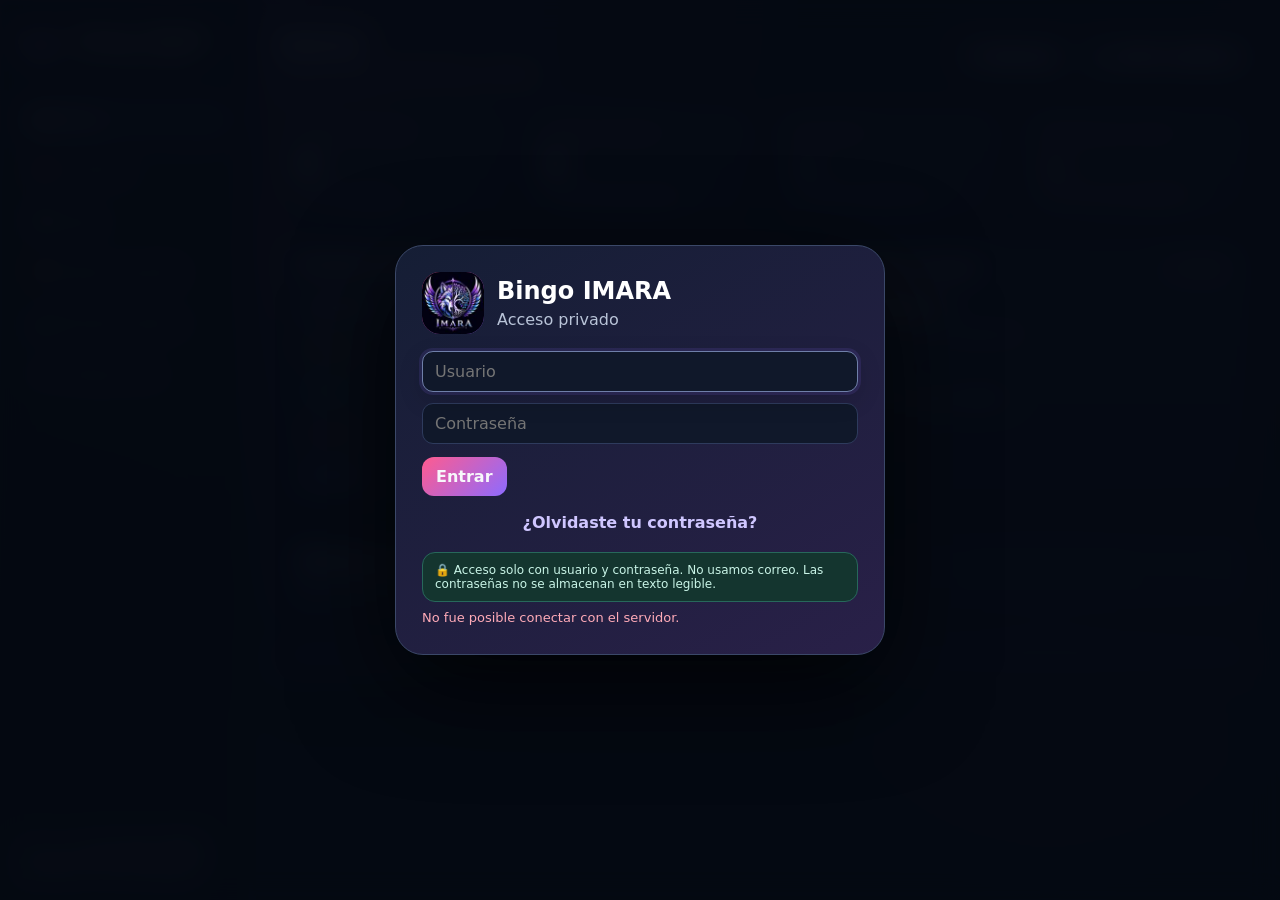
<file: index.html>
<!DOCTYPE html>
<html lang="es">
<head>
<meta charset="UTF-8" />
<meta name="viewport" content="width=device-width, initial-scale=1.0" />
<title>Bingo IMARA · PL4 Tribu IMARA</title>
<meta name="theme-color" content="#8d6bff">
<link rel="manifest" href="manifest.webmanifest?v=20260919-PUSH-1">
<link rel="icon" href="imara-icon.svg" type="image/svg+xml">
<link rel="apple-touch-icon" href="imara-icon.svg">
<link rel="stylesheet" href="styles.css?v=20260902-SECURE-3">
<link rel="stylesheet" href="mobile-responsive-2026.css?v=20260919-MOBILE-1">
<link rel="stylesheet" href="mobile-card-responsive-2026.css?v=20260919-CARD-SCREEN-1">
</head>
<body>
<div class="app">
  <aside class="sidebar">
    <div class="brand">
      <div class="brand-logo" id="sideLogo">IM</div>
      <div>
        <h1>Bingo IMARA</h1>
        <small>PL4 · Tribu IMARA</small>
      </div>
    </div>
    <div class="nav">
      <button data-view="dashboard" class="active">🏠 Inicio</button>
      <button data-view="cards">🎟️ Cartones</button>
      <button data-view="game">🎱 Juego</button>
      <button data-view="validate">🏆 Validar ganador</button>
      <button data-view="public">📺 Pantalla pública</button>
      <button data-view="settings">⚙️ Configuración</button>
    </div>
    <div class="sidebar-footer">Hecho para <strong>PL4 Tribu IMARA</strong><br>Listo para GitHub Pages · Datos guardados en este navegador.</div>
  </aside>

  <main class="content">
    <div class="topbar">
      <div>
        <h2 id="pageTitle">Inicio</h2>
        <p id="pageSubtitle">Control general del Bingo IMARA.</p>
      </div>
      <div class="actions">
        <button class="btn" id="backupBtn">⬇️ Backup</button>
        <button class="btn" id="openPublicBtn">📺 Abrir pública</button>
      </div>
    </div>

    <section class="view" id="view-dashboard">
      <div class="grid kpis">
        <div class="card kpi"><div class="label">Cartones emitidos</div><div class="value" id="kpiIssued">0</div><div class="hint">Incluye pagados</div></div>
        <div class="card kpi"><div class="label">Cartones pagados</div><div class="value" id="kpiPaid">0</div><div class="hint">Habilitados para ganar</div></div>
        <div class="card kpi"><div class="label">Recaudado</div><div class="value" id="kpiRevenue">—</div><div class="hint" id="kpiPriceHint">Cargando recaudo real…</div></div>
        <div class="card kpi"><div class="label">Pendiente por cobrar</div><div class="value" id="kpiPending">—</div><div class="hint">Emitidos aún no pagados</div></div>
      </div>

      <div class="grid two" style="margin-top:16px">
        <div class="card">
          <div class="section-title"><h3>Estado de los cartones</h3><span class="muted" id="totalCardsLabel">0 cartones</span></div>
          <div id="statusSummary"></div>
        </div>
        <div class="card">
          <div class="section-title"><h3>Ronda actual</h3><button class="mini" data-view-jump="game">Ir al juego</button></div>
          <div id="roundSummary"></div>
        </div>
      </div>

      <div class="card" style="margin-top:16px">
        <div class="section-title"><h3>Últimos movimientos</h3></div>
        <div id="activityList" class="muted">Aún no hay movimientos.</div>
      </div>
    </section>

    <section class="view hidden" id="view-cards">
      <div class="card">
        <div class="section-title">
          <h3>Gestión de cartones</h3>
          <div class="actions">
            <button class="btn primary" id="generateBtn">➕ Generar cartones</button>
            <button class="btn good" id="printBatchBtn">🖨️ Imprimir / PDF lote</button>
          </div>
        </div>
        <div class="success" style="margin-bottom:12px">✅ <strong>Salida real de cartones:</strong> genera la cantidad exacta y el sistema abre el lote diseñado para imprimir o guardar en PDF. Cada cartón incluye su número único y su matriz B-I-N-G-O.</div>
        <div class="filters">
          <input class="input" id="cardSearch" placeholder="Buscar #, comprador, teléfono o No. de pedido">
          <select class="input" id="statusFilter">
            <option value="">Todos los estados</option>
            <option>Disponible</option><option>Emitido</option><option>Pagado</option><option>Anulado</option><option>Ganador</option>
          </select>
        </div>
        <div class="table-wrap">
          <table>
            <thead><tr><th>Cartón</th><th>Comprador</th><th>Teléfono</th><th>Estado</th><th>Valor</th><th>Imagen</th><th>Acciones</th></tr></thead>
            <tbody id="cardsBody"></tbody>
          </table>
        </div>
      </div>
    </section>

    <section class="view hidden" id="view-game">
      <div class="game-layout">
        <div class="card draw-box">
          <div class="section-title"><h3>Sorteo de balotas</h3><span class="muted" id="drawCount">0 / 99</span></div>
          <div class="last-ball" id="lastBall">—</div>
          <div class="draw-controls">
            <button class="btn primary" id="drawBtn">🎱 Sacar balota</button>
            <input class="input" id="manualBall" type="number" min="1" max="99" placeholder="Número manual" style="width:150px">
            <button class="btn" id="manualBtn">Marcar</button>
            <button class="btn bad" id="undoDrawBtn">↩ Deshacer</button>
          </div>
          <div class="footer-note">El sorteo aleatorio nunca repite una balota ya llamada.</div>
        </div>

        <div class="card">
          <div class="section-title"><h3>Configurar ronda</h3></div>
          <div class="form-grid">
            <label>Nombre de la ronda<input class="input" id="roundName" value="Ronda 1"></label>
            <label>Tipo de victoria
              <select class="input" id="roundPattern">
                <option value="line">Línea cualquiera (fila, columna o diagonal)</option>
                <option value="row">Una fila horizontal</option>
                <option value="column">Una columna vertical (cualquiera)</option>
                <option value="col_b">Columna B</option>
                <option value="col_i">Columna I</option>
                <option value="col_n">Columna N</option>
                <option value="col_g">Columna G</option>
                <option value="col_o">Columna O</option>
                <option value="diagonal">Una diagonal</option>
                <option value="corners">4 esquinas</option>
                <option value="l_left">L izquierda</option>
                <option value="l_right">L derecha</option>
                <option value="x">X completa</option>
                <option value="plus">Cruz (+)</option>
                <option value="t">Letra T</option>
                <option value="h">Letra H</option>
                <option value="u">Letra U</option>
                <option value="frame">Marco exterior</option>
                <option value="full">Cartón lleno</option>
              </select>
            </label>
            <label class="full">Premio / sorpresa<input class="input" id="roundPrize" placeholder="Ej: $300.000 / Sesión de bienestar / Sorpresa"></label>
            <label>Mostrar premio al público<select class="input" id="prizeReveal"><option value="no">No, mantener sorpresa</option><option value="yes">Sí, revelar</option></select></label>
            <label>Estado<select class="input" id="roundStatus"><option value="open">Ronda abierta</option><option value="closed">Ronda cerrada</option></select></label>
          </div>
          <div style="margin-top:12px"><button class="btn good" id="saveRoundBtn">Guardar ronda</button> <button class="btn bad" id="resetDrawBtn">Reiniciar balotas</button></div>
        </div>
      </div>

      <div class="card" style="margin-top:16px">
        <div class="section-title"><h3>🔎 Detector automático de ganadores</h3><span class="muted">Solo revisa cartones Pagados / Ganador</span></div>
        <div id="autoWinnerStatus" class="muted">Aún no hay un cartón que cumpla la figura activa.</div>
      </div>
      <div class="card" style="margin-top:16px"><div class="section-title"><h3 id="boardTitle">Tablero 1–99</h3></div><div class="board" id="ballBoard"></div></div>
      <div class="card" style="margin-top:16px"><div class="section-title"><h3>Historial de balotas</h3><span class="muted">Más reciente primero</span></div><div class="history" id="drawHistory"></div></div>
    </section>

    <section class="view hidden" id="view-validate">
      <div class="grid two">
        <div class="card"><div class="section-title"><h3>Validar un “¡Bingo!”</h3></div><div class="form-grid"><label class="full">Número de cartón<input class="input" id="winnerInput" placeholder="Ej: 27 o IMARA-027"></label></div><div style="margin-top:12px"><button class="btn primary" id="validateBtn">🔎 Validar cartón</button></div><div id="validationResult" style="margin-top:16px"></div></div>
        <div class="card"><div class="section-title"><h3>Vista del cartón</h3></div><div id="winnerCardPreview" class="muted">Busca un cartón para verlo aquí.</div></div>
      </div>
      <div class="card" style="margin-top:16px"><div class="section-title"><h3>Ganadores registrados</h3></div><div id="winnersList" class="muted">Aún no hay ganadores.</div></div>
    </section>

    <section class="view hidden" id="view-public">
      <div class="public-shell"><div class="public">
        <div class="public-hero"><img id="publicLogoImage" class="logo-preview hidden" alt="Logo"><div class="public-logo" id="publicLogoText">IM</div><div class="muted">PL4 · TRIBU IMARA</div><h1 id="publicTitle">BINGO IMARA</h1><div class="subtitle">Una experiencia para compartir, conectar y sorprendernos.</div><div class="price" id="publicPrice">$30.000</div><div class="muted">por cartón</div><div style="margin-top:16px" class="muted">✨ Bienestar · 💵 Dinero en efectivo · 👨‍👩‍👧‍👦 Familia · 🎉 Y mucho más</div></div>
        <div class="public-main"><div class="public-last"><div class="last-ball" id="publicLastBall">—</div><div class="public-round"><div class="muted">RONDA ACTUAL</div><h2 id="publicRoundName">Ronda 1</h2><div id="publicPattern">Gana: Línea</div><div class="muted" style="margin-top:8px" id="publicDrawCount">0 balotas llamadas</div><div class="muted" id="publicMode">Modo 1–99</div></div></div><div class="public-board" id="publicBoard"></div><div id="publicWinner"></div></div>
      </div></div>
    </section>

    <section class="view hidden" id="view-settings">
      <div class="grid two">
        <div class="card"><div class="section-title"><h3>Datos del evento</h3></div><div class="form-grid"><label>Nombre del evento<input class="input" id="settingTitle"></label><label>Valor del cartón<input class="input" id="settingPrice" type="number" min="0"></label><label>Modo de balotas<select class="input" id="settingBallMax"><option value="75">1–75 (clásico)</option><option value="90">1–90</option><option value="99">1–99 (IMARA)</option></select></label><label class="full">Texto organizador<input class="input" id="settingOrganizer"></label><label class="full">Mensaje público<textarea class="input" id="settingMessage"></textarea></label><label class="full">Logo / imagen del evento<input class="input" id="settingLogo" type="file" accept="image/*"></label><div class="full"><img id="logoPreview" class="logo-preview hidden" alt="Logo del evento"></div></div><div style="margin-top:12px"><button class="btn good" id="saveSettingsBtn">Guardar configuración</button></div></div>
        <div class="card"><div class="section-title"><h3>Datos y respaldo</h3></div><div class="notice">El logo y los archivos locales del respaldo se conservan en este navegador. Las imágenes de premios se optimizan y guardan en la nube desde la sección “Premios del evento”.</div><div class="actions" style="margin-top:14px"><button class="btn" id="exportBtn">⬇️ Exportar backup JSON</button><label class="btn">⬆️ Importar backup<input id="importFile" type="file" accept=".json,application/json" hidden></label><button class="btn bad" id="wipeBtn">🗑️ Borrar todo</button></div><div class="footer-note">Haz un backup antes y después del evento. Así puedes recuperar cartones, pagos, balotas y ganadores.</div></div>
      </div>
    </section>
  </main>
</div>

<dialog id="generateDialog"><div class="modal-head"><strong>Generar cartones</strong><button class="mini" data-close="generateDialog">✕</button></div><div class="modal-body"><div class="form-grid"><label>Cantidad exacta a generar<input class="input" id="generateCount" type="number" min="1" max="1000" value="100"></label><label>Prefijo<input class="input" id="generatePrefix" value="IMARA"></label><label>Número inicial<input class="input" id="generateStart" type="number" min="1" value="1"></label><label>Cartones por hoja<select class="input" id="generatePerPage"><option value="1">1 por hoja</option><option value="2" selected>2 por hoja</option><option value="4">4 por hoja</option></select></label><label class="full" style="display:flex;grid-template-columns:auto 1fr;align-items:center;gap:10px;color:var(--text)"><input id="generateAutoPrint" type="checkbox" checked style="width:20px;height:20px">Abrir automáticamente los cartones generados listos para imprimir o guardar en PDF</label></div><div class="notice" style="margin-top:14px"><span id="generateModeInfo">Cada cartón es único y usa el modo configurado de 99 balotas, distribuido entre B-I-N-G-O, con centro libre. El número del cartón queda impreso en grande.</span></div></div><div class="modal-foot"><button class="btn" data-close="generateDialog">Cancelar</button><button class="btn primary" id="confirmGenerateBtn">Generar</button></div></dialog>

<dialog id="cardDialog"><div class="modal-head"><strong id="cardDialogTitle">Editar cartón</strong><button class="mini" data-close="cardDialog">✕</button></div><div class="modal-body"><input type="hidden" id="editCardId"><div class="form-grid"><label>Comprador<input class="input" id="editBuyer"></label><label>Teléfono<input class="input" id="editPhone"></label><label>Estado<select class="input" id="editStatus"><option>Disponible</option><option>Emitido</option><option>Pagado</option><option>Anulado</option><option>Ganador</option></select></label><label>Fecha de pago<input class="input" id="editPaidAt" type="datetime-local"></label><label class="full">Observaciones<textarea class="input" id="editNotes"></textarea></label><label class="full">Imagen del cartón / comprobante / referencia<input class="input" id="editImage" type="file" accept="image/*"></label><div class="full"><img id="editImagePreview" class="img-preview hidden" alt="Imagen"></div></div></div><div class="modal-foot"><button class="btn" data-close="cardDialog">Cancelar</button><button class="btn good" id="saveCardBtn">Guardar</button></div></dialog>

<script>window.__imaraRealFinanceDashboardExpected=true;</script>
<script src="logo.js?v=20260902-SECURE-3"></script>
<script src="core.js?v=20260902-SECURE-3"></script>
<script src="ui.js?v=20260920-PRIZE-3"></script>
<script src="game.js?v=20260902-SECURE-3"></script>
<script src="print.js?v=20260902-SECURE-3"></script>
<script src="settings.js?v=20260920-PRIZE-CLOUD-3"></script>
<script src="ball-codes.js?v=20260902-SECURE-3"></script>
<script id="imaraCardsAdminStable2026" src="cards-admin-stable-2026.js?v=20260918-ACTIVE-PARTICIPANT-1"></script>
<script src="cards-no-motion-2026.js?v=20260917-CARDS-NOMOTION-4"></script>
<script id="imaraPricingConsistencySafe2026" src="pricing-consistency-v4.js?v=20260918-HOME-STABLE-2"></script>
<script id="imaraUnassignedPriceSafe2026"></script>
<script id="imaraFinanceSafe2026" src="finance-center-safe-2026.js?v=20260920-FIN-DETAIL-19"></script>
<script src="event-experience.js?v=20260912-STABILITY-5"></script>
<script src="mobile-player-cards-2026.js?v=20260920-PLAYER-NAME-9"></script>
<script src="mobile-card.js?v=20260920-SECURE-5"></script>
<script src="mobile-onboarding-push-2026.js?v=20260920-PUSH-GROUP-2"></script>
<script src="mobile-activity-2026.js?v=20260920-ACTIVITY-GROUP-3"></script>
<script src="performance-read-routing-2026.js?v=20260919-PHASE2-RT-2"></script>
<script src="secure-access.js?v=20260919-IOS-RESUME-1"></script>
<script src="card-activity-admin-2026.js?v=20260919-IOS-RESUME-1"></script>
<script src="push-admin-2026.js?v=20260919-IOS-RESUME-1"></script>
<script src="finance-atomic-routing-2026.js?v=20260920-FIN-FINAL-12"></script>
<script src="factory-reset.js?v=20260912-RESET-STABLE-2"></script>
<script src="password-recovery-2026.js?v=20260912-PASS-STABLE-2"></script>
<script src="pos-caja-2026.js?v=20260920-POS-ORDER-16"></script>
<script id="imaraInventoryBatchesSafe" src="inventory-pos-v3.js?v=20260914-MANUAL-ACTIVE-1"></script>
<script src="inventory-auto-reserve-2026.js?v=20260912-AUTOLOT-1"></script>
<script src="users-center-safe-2026.js?v=20260919-AUTHREADY-1"></script>
<script src="stability-points-6-10-2026.js?v=20260917-STABILITY-610-1"></script>
<script id="imaraBatchResetSafe"></script>
<script src="pos-play-state-safe-2026.js?v=20260912-PLAYSTATE-SAFE-2"></script>
<script src="admin-game-realtime-2026.js?v=20260919-PHASE2-RT-2"></script>
<script src="round-control-2026.js?v=20260920-LEAN-PRIZE-6"></script>
<script src="prize-experience-2026.js?v=20260920-PUBLIC-3COL-4"></script>
<script src="public-experience-2026.js?v=20260920-PUBLIC-PRICES-3"></script>
<script src="mobile-bingo-security-2026.js?v=20260917-MOBILE-BINGO-1"></script>
<script src="round-lifecycle-2026.js?v=20260920-PRIZE-NEXT-5"></script>
<script src="bingo-live-flow-2026.js?v=20260920-TIE-HOTFIX-3"></script>
<script src="bingo-round-upgrades-2026.js?v=20260920-LIVE-HOTFIX-2"></script>
<script src="mobile-tie-sync-2026.js?v=20260919-TIE-SLOT-1"></script>
<script src="mobile-round-live-2026.js?v=20260920-PRIZE-5"></script>
<script src="mobile-private-optimization-2026.js?v=20260912-MOBILE-1"></script>
</body>
</html>
</file>
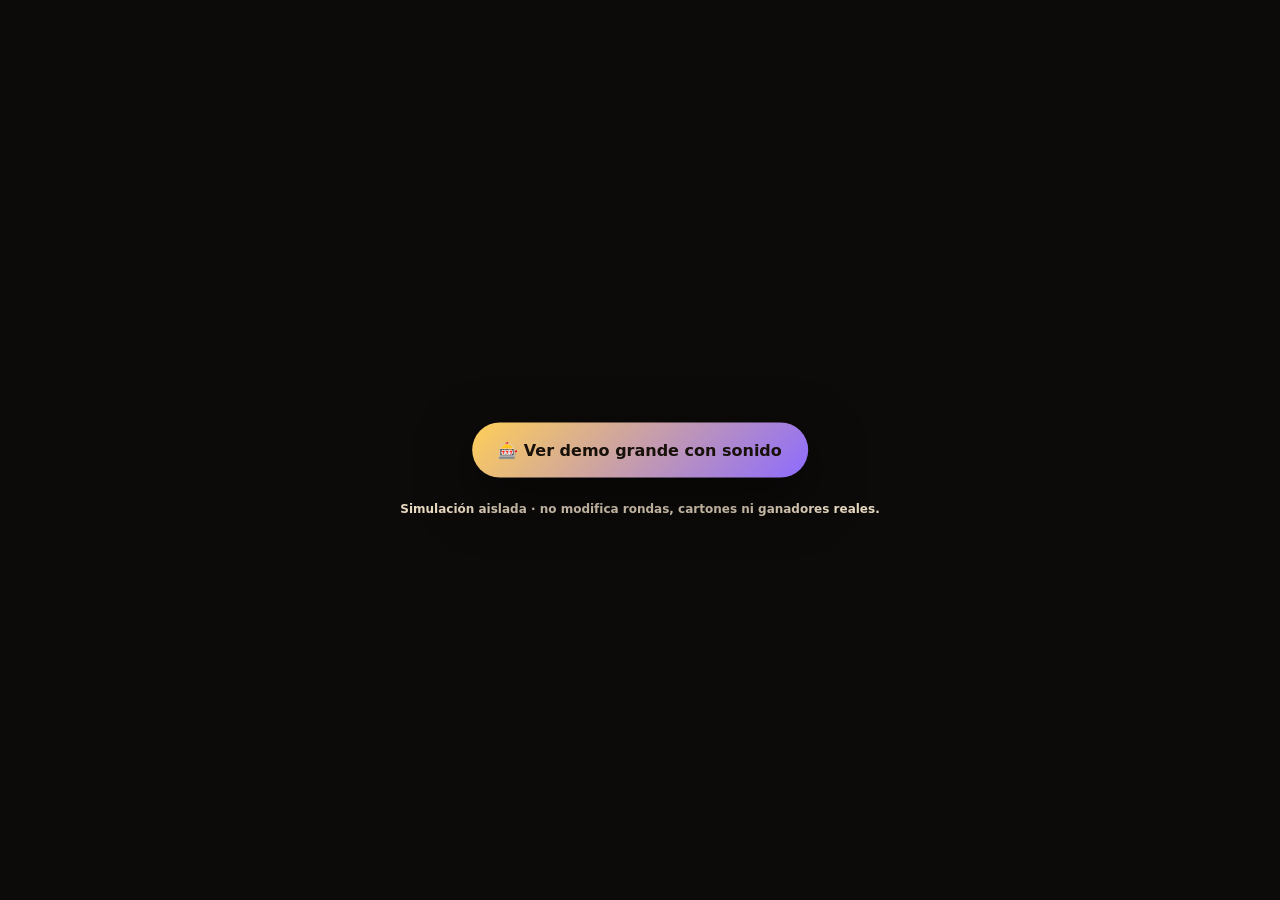
<file: demo-desempate.html>
<!doctype html>
<html lang="es" data-imara-tie-demo>
<head>
  <meta charset="utf-8">
  <meta name="viewport" content="width=device-width,initial-scale=1,viewport-fit=cover">
  <meta name="theme-color" content="#111827">
  <title>Demo tragamonedas · Bingo IMARA</title>
  <style>
    html,body{margin:0;min-height:100%;background:#0d0b0a;font-family:Inter,system-ui,-apple-system,"Segoe UI",sans-serif}
    body{min-height:100dvh;display:grid;place-items:center}
    .demo-start{position:fixed;z-index:2147483600;left:50%;top:50%;transform:translate(-50%,-50%);border:0;border-radius:999px;padding:18px 26px;font:900 16px system-ui;background:linear-gradient(135deg,#ffcf58,#8d6bff);color:#17110a;box-shadow:0 18px 55px #0009;cursor:pointer}
    .demo-note{position:fixed;z-index:2147483599;left:50%;top:calc(50% + 52px);transform:translateX(-50%);color:#e8d9c1;font:700 12px system-ui;text-align:center;width:min(90vw,620px)}
  </style>
</head>
<body>
  <button class="demo-start" id="demoStart" type="button">🎰 Ver demo grande con sonido</button>
  <div class="demo-note" id="demoNote">Simulación aislada · no modifica rondas, cartones ni ganadores reales.</div>

  <script src="bingo-round-upgrades-2026.js?v=20260919-TIE-SLOT-LARGE-1"></script>
  <script>
  (function(){
    const candidates=[
      {card_id:'IMARA-014',buyer_alias:'Laura'},
      {card_id:'IMARA-057',buyer_alias:'Camila'},
      {card_id:'IMARA-083',buyer_alias:'Juan'},
      {card_id:'IMARA-101',buyer_alias:'Alejo'}
    ];
    let timers=[];
    const later=(fn,ms)=>timers.push(setTimeout(fn,ms));
    function emit(show,roundStatus='open'){
      window.dispatchEvent(new CustomEvent('imara-public-game-state',{detail:{
        game:{
          drawn:[4,8,12,16,20,23,29,33,36,39],
          round:{name:'Ronda Demo',pattern:'line',prize:'Premio sorpresa IMARA',status:roundStatus},
          show_state:show,
          updated_at:new Date().toISOString()
        }
      }}));
    }
    function cycle(){
      timers.forEach(clearTimeout);timers=[];
      const started=new Date().toISOString();
      emit({type:'tie',started_at:started,duration_ms:10000,round_name:'Ronda Demo',candidates});
      later(()=>emit({
        type:'winner',
        at:new Date().toISOString(),
        round_name:'Ronda Demo',
        winner:{card_id:'IMARA-057',buyer_alias:'Camila',position:1,prize:'Premio sorpresa IMARA',round_name:'Ronda Demo'}
      },'closed'),10400);
      later(()=>emit({type:'idle'},'closed'),18000);
      later(cycle,20000);
    }
    document.getElementById('demoStart').addEventListener('click',()=>{
      document.getElementById('demoStart').remove();
      document.getElementById('demoNote')?.remove();
      cycle();
    });
    window.addEventListener('pagehide',()=>timers.forEach(clearTimeout));
  })();
  </script>
</body>
</html>
</file>
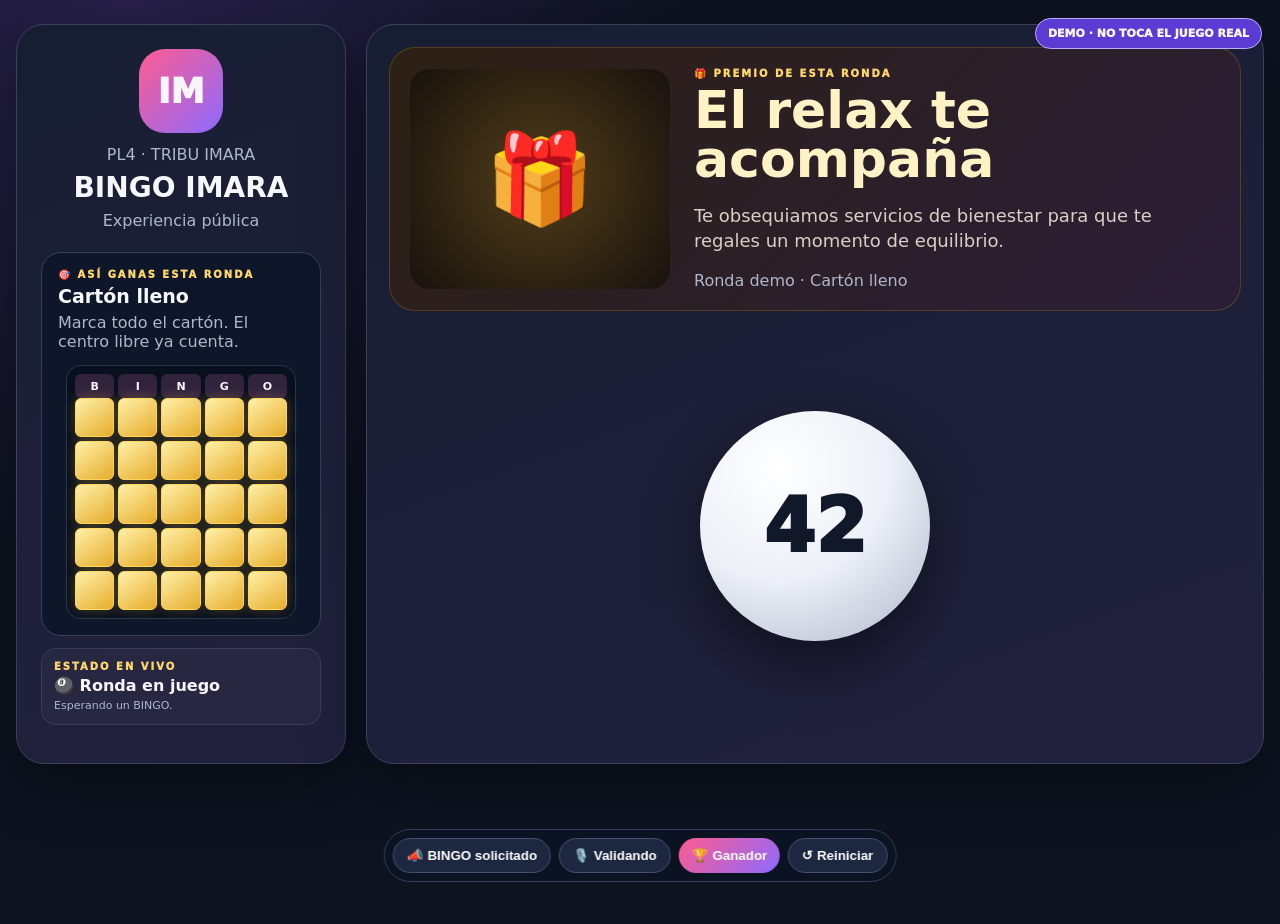
<file: demo-publico-ganador.html>
<!DOCTYPE html>
<html lang="es">
<head>
<meta charset="UTF-8">
<meta name="viewport" content="width=device-width,initial-scale=1">
<title>Demo · Experiencia pública Bingo IMARA</title>
<style>
*{box-sizing:border-box}body{margin:0;font-family:Inter,system-ui,-apple-system,"Segoe UI",sans-serif;background:radial-gradient(circle at 10% 0%,#28204a,#0e1320 38%);color:#f7f7fb;min-height:100vh}
.wrap{width:min(1320px,calc(100% - 32px));margin:24px auto;display:grid;grid-template-columns:330px 1fr;gap:20px}
.side,.main{background:linear-gradient(160deg,#171e32,#22213d);border:1px solid #3a4260;border-radius:28px;box-shadow:0 20px 60px #0006}
.side{padding:24px;text-align:center}.logo{width:84px;height:84px;border-radius:26px;margin:0 auto 12px;display:grid;place-items:center;font-size:34px;font-weight:1000;background:linear-gradient(135deg,#ff5b8f,#8d6bff)}
h1{font-size:28px;margin:7px 0}.muted{color:#aeb8ca}.mode{margin-top:22px;padding:16px;border-radius:20px;background:#0e172a;border:1px solid #34405e;text-align:left}.kicker{font-size:10px;letter-spacing:2px;color:#ffd66d;font-weight:1000}.mode h3{margin:5px 0 6px;font-size:19px}.mini{margin:14px auto 0;max-width:230px;background:#080f1d;border:1px solid #293650;border-radius:15px;padding:8px}.heads,.grid{display:grid;grid-template-columns:repeat(5,1fr);gap:4px}.heads b{height:24px;display:grid;place-items:center;background:#31233e;border-radius:6px;font-size:11px}.cell{aspect-ratio:1;border-radius:6px;background:#121c30;border:1px solid #2c3a58}.cell.on{background:linear-gradient(145deg,#fff0a7,#e6ad2d);border-color:#ffd75c;box-shadow:0 0 13px #f4bf3e45}.live{margin-top:12px;text-align:left;padding:12px;border-radius:15px;background:#ffffff08;border:1px solid #ffffff18}.live strong{display:block;margin-top:4px}.main{padding:22px;position:relative;overflow:hidden}
.prize{display:grid;grid-template-columns:260px 1fr;gap:24px;align-items:center;padding:20px;border-radius:26px;border:1px solid #b886284d;background:linear-gradient(135deg,#2d2014,#2a1e38)}
.prize-img{height:220px;border-radius:20px;background:radial-gradient(circle,#523d1a,#17120d);display:grid;place-items:center;font-size:88px}.prize h2{font-size:52px;line-height:.95;margin:7px 0;color:#fff2c5}.prize p{font-size:18px;color:#d8d0c5;line-height:1.4}.stage{display:grid;place-items:center;min-height:430px}.ball{width:230px;aspect-ratio:1;border-radius:50%;display:grid;place-items:center;font-size:74px;font-weight:1000;color:#10182a;background:radial-gradient(circle at 34% 25%,#fff,#edf0f7 48%,#aeb7cb);box-shadow:0 25px 60px #0007}
.controls{position:fixed;left:50%;bottom:18px;transform:translateX(-50%);display:flex;gap:8px;padding:8px;background:#0c1322dd;border:1px solid #34405e;border-radius:999px;backdrop-filter:blur(12px);z-index:20}.controls button{border:1px solid #435273;background:#1d2740;color:#fff;border-radius:999px;padding:9px 13px;font-weight:800;cursor:pointer}.controls button.primary{background:linear-gradient(135deg,#ff5b8f,#8d6bff);border:0}
.overlay{position:fixed;inset:0;z-index:10;display:grid;place-items:center;background:#06091288;backdrop-filter:blur(12px);opacity:0;pointer-events:none;transition:.25s}.overlay.show{opacity:1;pointer-events:auto}.card{width:min(720px,90vw);padding:28px;border-radius:28px;background:linear-gradient(155deg,#24190d,#513116 55%,#21150a);border:1px solid #ffd45d77;text-align:center;box-shadow:0 35px 100px #0009}.card .trophy{font-size:60px}.card h2{font-size:54px;margin:8px 0;color:#fff5cf}.winner{font-size:34px;font-weight:1000}.carton{color:#ffd26f;font-weight:900;margin-top:6px}.won-prize{display:grid;grid-template-columns:110px 1fr;gap:14px;align-items:center;margin:18px auto 0;max-width:540px;padding:12px;border-radius:18px;background:#ffd35612;border:1px solid #ffd3563d;text-align:left}.won-prize .thumb{height:100px;border-radius:14px;background:#17120d;display:grid;place-items:center;font-size:50px}.won-prize b{color:#ffe9a8;font-size:20px}.won-prize small{display:block;margin-top:4px;color:#d8cfb7}.badge{position:fixed;right:18px;top:18px;z-index:30;padding:8px 12px;border-radius:999px;background:#5b3bd1;border:1px solid #bcaeff;font-size:11px;font-weight:1000}
@media(max-width:900px){.wrap{grid-template-columns:1fr}.prize{grid-template-columns:1fr}.prize-img{height:170px}.prize h2{font-size:38px}}
</style>
</head>
<body>
<div class="badge">DEMO · NO TOCA EL JUEGO REAL</div>
<div class="wrap">
  <aside class="side">
    <div class="logo">IM</div><div class="muted">PL4 · TRIBU IMARA</div><h1>BINGO IMARA</h1><div class="muted">Experiencia pública</div>
    <section class="mode"><div class="kicker">🎯 ASÍ GANAS ESTA RONDA</div><h3>Cartón lleno</h3><div class="muted">Marca todo el cartón. El centro libre ya cuenta.</div><div class="mini"><div class="heads"><b>B</b><b>I</b><b>N</b><b>G</b><b>O</b></div><div class="grid" id="miniGrid"></div></div></section>
    <section class="live" id="live"><div class="kicker">ESTADO EN VIVO</div><strong>🎱 Ronda en juego</strong><div class="muted" style="font-size:11px;margin-top:4px">Esperando un BINGO.</div></section>
  </aside>
  <main class="main">
    <section class="prize"><div class="prize-img">🎁</div><div><div class="kicker">🎁 PREMIO DE ESTA RONDA</div><h2>El relax te acompaña</h2><p>Te obsequiamos servicios de bienestar para que te regales un momento de equilibrio.</p><div class="muted">Ronda demo · Cartón lleno</div></div></section>
    <div class="stage"><div class="ball">42</div></div>
  </main>
</div>
<div class="overlay" id="overlay"><div class="card"><div class="kicker">BINGO IMARA · RESULTADO OFICIAL</div><div class="trophy">🏆</div><h2>¡GANADOR!</h2><div class="winner">Participante Demo</div><div class="carton">IMARA-042</div><div class="won-prize"><div class="thumb">🎁</div><div><b>El relax te acompaña</b><small>Premio entregado al ganador de esta ronda.</small></div></div><div class="muted" style="margin-top:14px">Este demo no registra ni modifica ningún ganador real.</div></div></div>
<div class="controls"><button id="request">📣 BINGO solicitado</button><button id="validate">🎙️ Validando</button><button class="primary" id="winner">🏆 Ganador</button><button id="reset">↺ Reiniciar</button></div>
<script>
const grid=document.getElementById('miniGrid');grid.innerHTML=Array.from({length:25},(_,i)=>'<div class="cell on"></div>').join('');
const live=document.getElementById('live'),ov=document.getElementById('overlay');
function status(title,sub){live.innerHTML='<div class="kicker">ESTADO EN VIVO</div><strong>'+title+'</strong><div class="muted" style="font-size:11px;margin-top:4px">'+sub+'</div>';}
document.getElementById('request').onclick=()=>{ov.classList.remove('show');status('📣 BINGO solicitado · Participante Demo','IMARA-042 · Los presentadores están revisando el cartón.');};
document.getElementById('validate').onclick=()=>{ov.classList.remove('show');status('🎙️ BINGO a la 1, 2 y 3…','Validación oficial en curso.');};
document.getElementById('winner').onclick=()=>{status('🏆 Participante Demo','IMARA-042 · 🎁 El relax te acompaña');ov.classList.add('show');};
document.getElementById('reset').onclick=()=>{ov.classList.remove('show');status('🎱 Ronda en juego','Esperando un BINGO.');};
ov.onclick=e=>{if(e.target===ov)ov.classList.remove('show');};
</script>
</body></html>
</file>
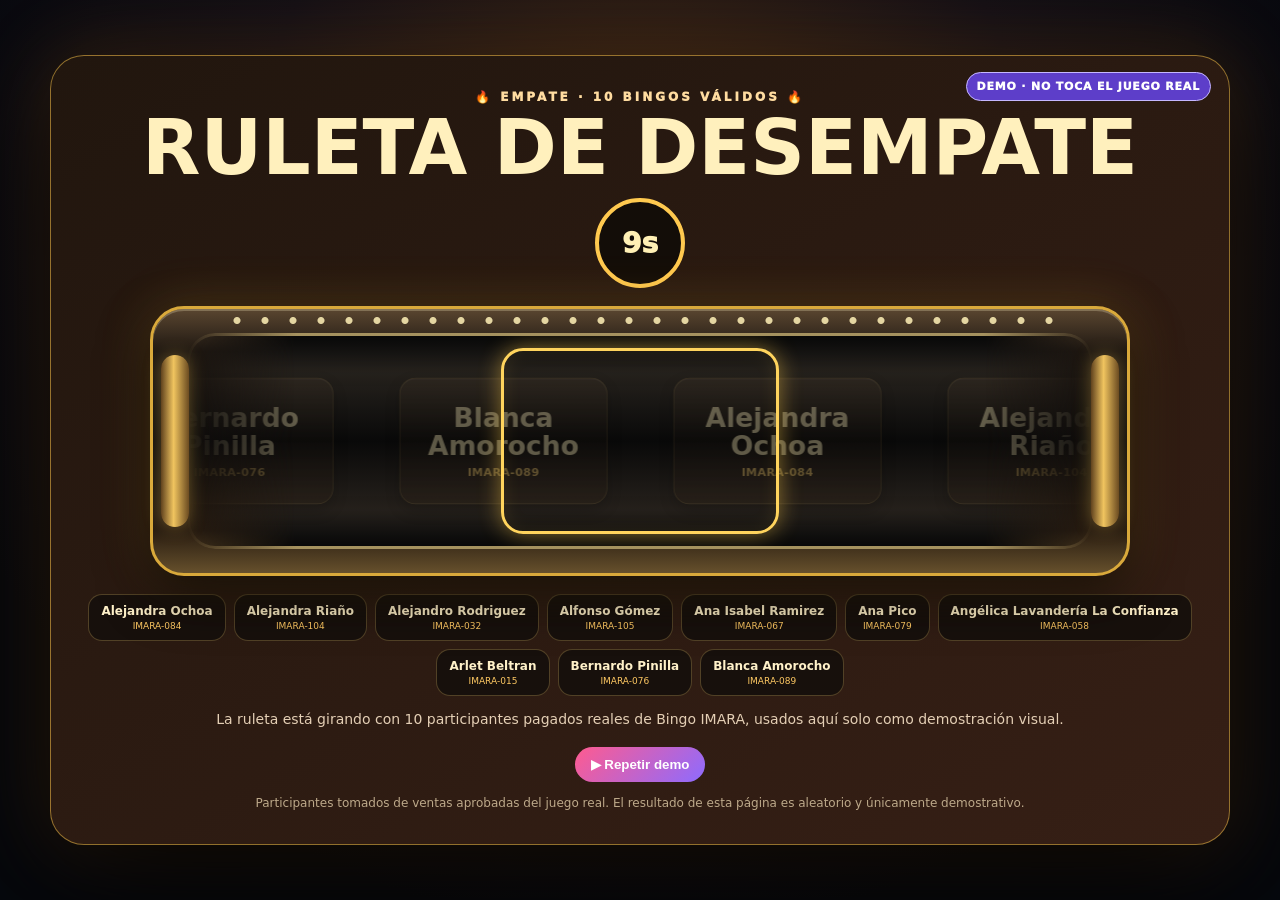
<file: demo-ruleta-10.html>
<!doctype html>
<html lang="es">
<head>
<meta charset="utf-8">
<meta name="viewport" content="width=device-width,initial-scale=1">
<title>Demo · Ruleta 10 BINGOS · IMARA</title>
<style>
:root{color-scheme:dark;font-family:Inter,system-ui,-apple-system,"Segoe UI",sans-serif}
*{box-sizing:border-box}
html,body{margin:0;min-height:100%;background:#07090f;color:#fff}
body{min-height:100vh;display:grid;place-items:center;padding:18px;background:radial-gradient(circle at 50% 20%,#3d2615 0,#141017 40%,#06080d 78%)}
.demo{width:min(1180px,98vw);position:relative;padding:34px 24px;border-radius:34px;text-align:center;background:linear-gradient(150deg,#21160e,#361f15);border:1px solid rgba(255,201,75,.5);box-shadow:0 35px 120px #000d,0 0 80px rgba(255,151,37,.22);overflow:hidden}
.demo-badge{position:absolute;right:18px;top:16px;padding:7px 10px;border-radius:999px;background:#5d3ec9;border:1px solid #c5b7ff;font-size:11px;font-weight:1000;letter-spacing:.8px}
.kicker{font-size:12px;letter-spacing:3px;font-weight:1000;color:#ffdca0}
h1{margin:8px 0 0;font-size:clamp(42px,6vw,76px);line-height:.95;color:#fff0bd}
.timer{width:90px;height:90px;margin:14px auto 18px;border-radius:50%;display:grid;place-items:center;border:4px solid #ffc94f;background:#130d08;font-size:28px;font-weight:1000;color:#fff0b5}
.casino{position:relative;width:min(980px,94vw);height:270px;margin:12px auto 18px;padding:24px 34px;border-radius:34px;background:linear-gradient(180deg,#5a4630,#1f1812 16%,#0f0d0c 50%,#281c11 84%,#66502c);border:3px solid #d9a93b;box-shadow:0 20px 50px #000a,0 0 50px rgba(255,191,55,.22),inset 0 2px 0 rgba(255,244,197,.25)}
.casino:before,.casino:after{content:"";position:absolute;top:50%;width:28px;height:172px;transform:translateY(-50%);border-radius:14px;background:linear-gradient(90deg,#60421e,#f0c45f 45%,#6b4b21);box-shadow:0 0 18px rgba(255,206,85,.35)}
.casino:before{left:8px}.casino:after{right:8px}
.lights{position:absolute;left:70px;right:70px;top:8px;height:8px;background:radial-gradient(circle,#fff1b7 0 3px,transparent 4px) 0 0/28px 7px repeat-x;opacity:.85;animation:blink .75s linear infinite}
.window{position:relative;width:100%;height:100%;overflow:hidden;border-radius:28px;background:linear-gradient(180deg,#111,#26221d 17%,#090909 50%,#26211c 83%,#111);border:3px solid rgba(255,224,143,.62);box-shadow:inset 0 0 42px #000,0 0 18px rgba(255,211,93,.18);-webkit-mask-image:linear-gradient(90deg,transparent,#000 12%,#000 88%,transparent);mask-image:linear-gradient(90deg,transparent,#000 12%,#000 88%,transparent)}
.track{position:absolute;left:50%;top:50%;display:flex;align-items:center;gap:14px;will-change:transform;white-space:nowrap}
.item{flex:0 0 clamp(190px,21vw,260px);height:158px;display:grid;place-items:center;text-align:center;padding:14px 18px;border-radius:20px;background:linear-gradient(180deg,#403428,#16120e 48%,#302419);border:1px solid rgba(255,215,118,.28);color:#fff0bd;font-size:clamp(24px,2.6vw,36px);font-weight:1000;line-height:1.05;box-shadow:inset 0 1px 0 rgba(255,255,255,.12),0 8px 18px #0008;transform:scale(.8);opacity:.34;filter:blur(.45px);transition:flex-basis .42s cubic-bezier(.2,.85,.25,1),transform .25s ease,opacity .2s ease}.item b{display:block;white-space:normal;overflow-wrap:anywhere;word-break:normal}
.item small{display:block;margin-top:8px;color:#f0c76a;font-size:14px;font-weight:900;letter-spacing:.35px}
.item.near{opacity:.82;transform:scale(.92);filter:none}.item.current{opacity:1;transform:scale(1.1);filter:none;color:#fff8d9;border-color:#ffd66f;box-shadow:0 0 34px rgba(255,204,80,.36),inset 0 0 24px rgba(255,203,73,.1)}
.marker{position:absolute;z-index:6;left:50%;top:12px;bottom:12px;width:clamp(206px,23vw,278px);transform:translateX(-50%);border:3px solid #ffd45d;border-radius:22px;box-shadow:0 0 22px rgba(255,205,76,.48),inset 0 0 18px rgba(255,205,76,.1);pointer-events:none;transition:width .42s cubic-bezier(.2,.85,.25,1)}
.list{display:flex;gap:8px;justify-content:center;flex-wrap:wrap;margin-top:18px}.chip{padding:9px 12px;border-radius:14px;font-size:12px;background:#17100c;border:1px solid rgba(255,211,118,.25);color:#fff1c9}.chip small{display:block;color:#ffc963;font-size:9px;margin-top:3px}
.sub{margin-top:14px;color:#e4cfb5;font-size:14px;line-height:1.35}
.actions{display:flex;justify-content:center;gap:10px;margin-top:18px;flex-wrap:wrap}
button{border:1px solid rgba(255,224,141,.35);background:#241a10;color:#ffe9af;border-radius:999px;padding:10px 16px;font-weight:900;cursor:pointer}
button.primary{background:linear-gradient(135deg,#ff5b8f,#8d6bff);color:#fff;border:0}
.winner{display:none}.demo.done .casino,.demo.done .list,.demo.done .timer,.demo.done .spin-title{display:none}.demo.done .winner{display:block}
.trophy{font-size:64px;margin-top:22px}.winner-name{font-size:clamp(38px,6vw,68px);font-weight:1000;color:#fff8d7;text-shadow:0 0 28px rgba(255,214,99,.24)}.winner-id{margin-top:8px;font-size:18px;font-weight:900;color:#ffd26f}.ribbon{width:min(520px,92%);margin:12px auto;padding:13px 26px;background:linear-gradient(180deg,#ffe38a,#d99b22 52%,#a9660b);color:#291704;font-size:clamp(22px,4.5vw,38px);font-weight:1000}
.note{margin-top:14px;font-size:12px;color:#bda98a}
@keyframes blink{50%{opacity:.25}}
@media(max-width:700px){.demo{padding:26px 12px}.casino{height:220px;padding:20px 28px}.item{flex-basis:clamp(165px,60vw,220px);height:132px;font-size:24px}.marker{width:clamp(182px,64vw,238px)}}
</style>
</head>
<body>
<main class="demo" id="demo">
  <div class="demo-badge">DEMO · NO TOCA EL JUEGO REAL</div>
  <div class="kicker">🔥 EMPATE · 10 BINGOS VÁLIDOS 🔥</div>
  <h1 class="spin-title">RULETA DE DESEMPATE</h1>
  <div class="timer" id="timer">10s</div>
  <section class="casino">
    <div class="lights"></div>
    <div class="window">
      <div class="track" id="track"></div>
      <div class="marker"></div>
    </div>
  </section>
  <div class="list" id="list"></div>
  <div class="sub" id="sub">La ruleta está girando con 10 participantes pagados reales de Bingo IMARA, usados aquí solo como demostración visual.</div>
  <section class="winner" id="winner">
    <div class="trophy">🏆</div>
    <div class="ribbon">✨ GANADOR DEL DEMO ✨</div>
    <div class="winner-name" id="winnerName"></div>
    <div class="winner-id" id="winnerId"></div>
    <div class="sub">Así se vería la revelación final. Este demo no registra ni modifica ningún ganador real.</div>
  </section>
  <div class="actions">
    <button class="primary" id="restart">▶ Repetir demo</button>
  </div>
  <div class="note">Participantes tomados de ventas aprobadas del juego real. El resultado de esta página es aleatorio y únicamente demostrativo.</div>
</main>
<script>
const people=[
 {name:"Alejandra Ochoa",id:"IMARA-084"},
 {name:"Alejandra Riaño",id:"IMARA-104"},
 {name:"Alejandro Rodriguez",id:"IMARA-032"},
 {name:"Alfonso Gómez",id:"IMARA-105"},
 {name:"Ana Isabel Ramirez",id:"IMARA-067"},
 {name:"Ana Pico",id:"IMARA-079"},
 {name:"Angélica Lavandería La Confianza",id:"IMARA-058"},
 {name:"Arlet Beltran",id:"IMARA-015"},
 {name:"Bernardo Pinilla",id:"IMARA-076"},
 {name:"Blanca Amorocho",id:"IMARA-089"}
];
const demo=document.getElementById('demo'),track=document.getElementById('track'),list=document.getElementById('list'),timer=document.getElementById('timer'),sub=document.getElementById('sub');
let raf=0,start=0,winnerIndex=0,selectedWinner=null;
function esc(s){return String(s).replace(/[&<>"']/g,m=>({"&":"&amp;","<":"&lt;",">":"&gt;","\"":"&quot;","'":"&#39;"}[m]))}
function setup(){
 cancelAnimationFrame(raf);demo.classList.remove('done');track.innerHTML='';list.innerHTML='';document.querySelector('.marker')?.removeAttribute('style');
 const repeated=[];for(let r=0;r<16;r++)people.forEach(p=>repeated.push(p));
 track.innerHTML=repeated.map(p=>`<div class="item" data-card-id="${esc(p.id)}"><div><b>${esc(p.name)}</b><small>${esc(p.id)}</small></div></div>`).join('');
 list.innerHTML=people.map(p=>`<div class="chip"><b>${esc(p.name)}</b><small>${esc(p.id)}</small></div>`).join('');
 const a=new Uint32Array(1);crypto.getRandomValues(a);winnerIndex=a[0]%people.length;selectedWinner=people[winnerIndex];
 start=performance.now();frame();
}
function fitWinnerTarget(item,marker){
 if(!item||!marker)return 0;
 const label=item.querySelector('b'),win=item.closest('.window');
 if(!label||!win)return 0;
 const canvas=document.createElement('canvas'),ctx=canvas.getContext('2d');
 if(!ctx)return 0;
 const style=getComputedStyle(label);
 ctx.font=style.font||(`${style.fontWeight} ${style.fontSize} ${style.fontFamily}`);
 const textW=ctx.measureText((label.textContent||'').trim()).width;
 const maxW=Math.max(250,Math.min(720,(win.clientWidth||760)-72));
 const desired=Math.round(Math.max(230,Math.min(maxW,textW+96)));
 item.style.flex='0 0 '+desired+'px';
 marker.style.width=Math.min(maxW+24,desired+28)+'px';
 item.getBoundingClientRect();
 marker.getBoundingClientRect();
 return desired;
}
function frame(now=performance.now()){
 const elapsed=now-start,dur=10000,left=Math.max(0,Math.ceil((dur-elapsed)/1000));timer.textContent=left+'s';
 const items=[...track.children],first=items[0],itemW=first?.getBoundingClientRect().width||225,step=itemW+14;
 const base=people.length*4,progress=elapsed/120,pos=base+progress,from=-(pos*step+itemW/2);
 track.style.transform=`translate3d(${from}px,-50%,0)`;
 items.forEach((el,i)=>{const d=Math.abs(i-pos);el.classList.toggle('current',d<.5);el.classList.toggle('near',d>=.5&&d<1.55)});
 if(elapsed<dur){raf=requestAnimationFrame(frame);return}

 const minIndex=Math.ceil(pos)+people.length*2;
 let pick=items.map((el,i)=>({el,i})).find(x=>x.i>=minIndex&&String(x.el.dataset.cardId||'')===String(selectedWinner.id));
 if(!pick)pick=items.map((el,i)=>({el,i})).find(x=>x.i>pos&&String(x.el.dataset.cardId||'')===String(selectedWinner.id));
 if(!pick)pick=items.map((el,i)=>({el,i})).find(x=>String(x.el.dataset.cardId||'')===String(selectedWinner.id));
 if(!pick)return;

 const marker=document.querySelector('.marker');
 sub.textContent='✨ Ajustando el selector al ganador real del demo…';
 items.forEach(x=>x.classList.remove('current','near'));
 fitWinnerTarget(pick.el,marker);

 setTimeout(()=>{
   requestAnimationFrame(()=>requestAnimationFrame(()=>{
     const to=-(pick.el.offsetLeft+pick.el.offsetWidth/2);
     sub.textContent='✨ Los rodillos están frenando sobre el ganador real del demo…';
     const an=track.animate([{transform:`translate3d(${from}px,-50%,0)`},{transform:`translate3d(${to}px,-50%,0)`}],{duration:2300,easing:'cubic-bezier(.08,.82,.17,1)',fill:'forwards'});
     an.onfinish=()=>{
       track.style.transform=`translate3d(${to}px,-50%,0)`;
       an.cancel();
       items.forEach(x=>x.classList.remove('current','near'));
       pick.el.classList.add('current');
       sub.textContent=`🎯 Seleccionado: ${selectedWinner.name} · ${selectedWinner.id}`;
       setTimeout(()=>{
         document.getElementById('winnerName').textContent=selectedWinner.name;
         document.getElementById('winnerId').textContent=selectedWinner.id;
         demo.classList.add('done');
         sub.textContent='';
       },1200);
     };
   }));
 },460);
}
document.getElementById('restart').addEventListener('click',setup);
setup();
</script>
</body>
</html>
</file>
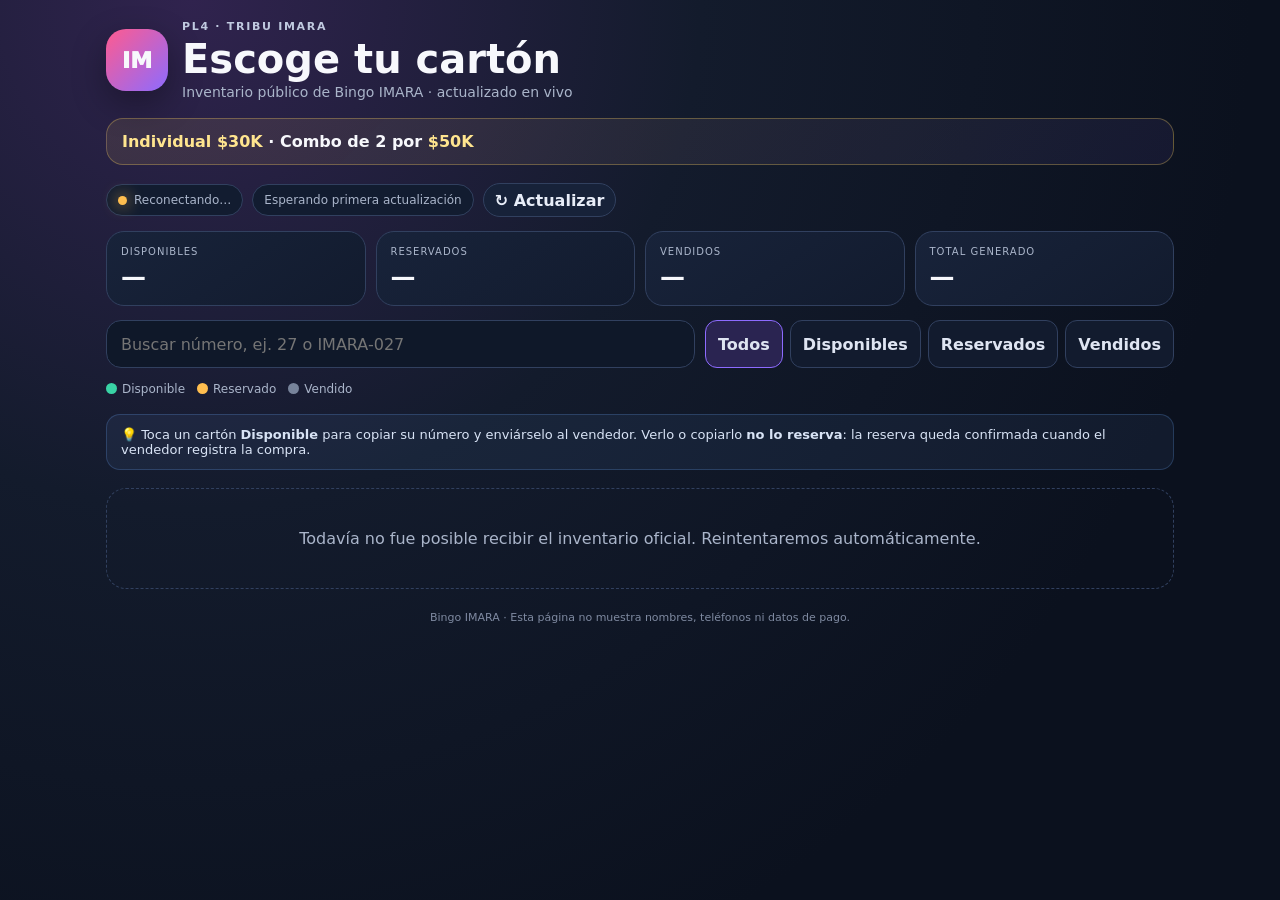
<file: inventario.html>
<!DOCTYPE html>
<html lang="es">
<head>
<meta charset="UTF-8">
<meta name="viewport" content="width=device-width,initial-scale=1,viewport-fit=cover">
<meta name="theme-color" content="#101827">
<title>Inventario de cartones · Bingo IMARA</title>
<style>
:root{--bg:#0c1322;--panel:#151f33;--panel2:#1b2740;--line:#31405f;--text:#f7f8fc;--muted:#aab5ca;--gold:#ffd45c;--green:#39d3a5;--amber:#ffbe4f;--gray:#77839a;--red:#ff718e}
*{box-sizing:border-box}body{margin:0;min-height:100vh;background:radial-gradient(circle at 15% 0%,#30234e 0,#131b2c 36%,#0b111e 75%);font-family:Inter,system-ui,-apple-system,"Segoe UI",sans-serif;color:var(--text)}button,input{font:inherit}.shell{width:min(1100px,100%);margin:auto;padding:20px 16px 50px}.hero{display:grid;grid-template-columns:auto 1fr;gap:14px;align-items:center;margin-bottom:18px}.logo{width:62px;height:62px;border-radius:20px;display:grid;place-items:center;background:linear-gradient(135deg,#ff5b8f,#8d6bff);font-weight:1000;font-size:22px;box-shadow:0 12px 35px #0005}.eyebrow{font-size:11px;letter-spacing:1.7px;font-weight:900;color:#c0cae0}.hero h1{margin:3px 0 2px;font-size:clamp(25px,5vw,40px)}.hero p{margin:0;color:var(--muted);font-size:14px}.offer{margin:14px 0 18px;padding:13px 15px;border-radius:17px;border:1px solid rgba(255,212,92,.3);background:linear-gradient(135deg,rgba(255,212,92,.1),rgba(141,107,255,.08));font-weight:900}.offer strong{color:#ffe58f}.statusbar{display:flex;gap:9px;flex-wrap:wrap;align-items:center;margin-bottom:14px}.live{display:flex;align-items:center;gap:7px;padding:8px 11px;border:1px solid var(--line);border-radius:999px;background:#121c30;color:var(--muted);font-size:12px}.dot{width:9px;height:9px;border-radius:50%;background:var(--green);box-shadow:0 0 16px var(--green)}.dot.stale{background:var(--amber);box-shadow:0 0 16px var(--amber)}.refresh{min-height:34px;padding:0 11px;border-radius:999px;border:1px solid var(--line);background:#172239;color:#e8edf8;font-weight:900;cursor:pointer}.refresh:disabled{opacity:.55;cursor:wait}.kpis{display:grid;grid-template-columns:repeat(4,minmax(0,1fr));gap:10px;margin-bottom:14px}.kpi{padding:14px;border-radius:18px;background:linear-gradient(145deg,#18233a,#121b2e);border:1px solid var(--line)}.kpi span{display:block;color:var(--muted);font-size:10px;text-transform:uppercase;letter-spacing:1px}.kpi strong{display:block;margin-top:5px;font-size:25px}.toolbar{display:grid;grid-template-columns:minmax(0,1fr) auto;gap:10px;margin:14px 0}.search{width:100%;min-height:48px;border-radius:15px;border:1px solid var(--line);background:#0f1829;color:#fff;padding:0 14px;outline:none}.search:focus{border-color:#8d6bff;box-shadow:0 0 0 3px rgba(141,107,255,.16)}.filters{display:flex;gap:7px;flex-wrap:wrap}.filter{min-height:42px;padding:0 12px;border-radius:12px;border:1px solid var(--line);background:#121b2e;color:#dfe5f2;font-weight:800;cursor:pointer}.filter.active{border-color:#8d6bff;background:#2a2451}.legend{display:flex;gap:12px;flex-wrap:wrap;margin:8px 0 18px;color:var(--muted);font-size:12px}.legend i{display:inline-block;width:11px;height:11px;border-radius:50%;margin-right:5px;vertical-align:-1px}.info{margin:0 0 18px;padding:12px 14px;border-radius:14px;border:1px solid rgba(110,174,255,.22);background:rgba(110,174,255,.07);color:#d8e3f5;font-size:13px}.lots{display:grid;gap:16px}.lot{padding:15px;border:1px solid var(--line);border-radius:20px;background:linear-gradient(145deg,rgba(24,35,58,.95),rgba(15,24,41,.96));box-shadow:0 14px 35px #0003}.lothead{display:flex;justify-content:space-between;gap:12px;align-items:center;margin-bottom:11px}.lothead strong{font-size:15px}.lothead small{color:var(--muted)}.grid{display:grid;grid-template-columns:repeat(10,minmax(0,1fr));gap:8px}.card{min-height:54px;border-radius:13px;border:1px solid var(--line);display:grid;place-items:center;padding:6px 3px;text-align:center;font-weight:1000;position:relative;overflow:hidden}.card small{display:block;font-size:8px;font-weight:800;margin-top:2px;letter-spacing:.5px}.card.a{cursor:pointer;background:linear-gradient(145deg,rgba(57,211,165,.2),rgba(24,75,65,.35));border-color:rgba(57,211,165,.5);color:#cffff0}.card.r{background:linear-gradient(145deg,rgba(255,190,79,.17),rgba(95,62,18,.33));border-color:rgba(255,190,79,.45);color:#ffe4a5}.card.s{background:#171e2b;border-color:#333e52;color:#808ba0;filter:grayscale(.35)}.card.x{background:rgba(255,113,142,.08);border-color:rgba(255,113,142,.22);color:#8e7080}.empty{padding:40px 20px;text-align:center;border:1px dashed var(--line);border-radius:20px;color:var(--muted)}.toast{position:fixed;left:50%;bottom:24px;transform:translate(-50%,20px);padding:11px 15px;border-radius:14px;background:#0b1220;border:1px solid #53617e;box-shadow:0 14px 40px #0008;color:#fff;font-weight:800;opacity:0;pointer-events:none;transition:.2s}.toast.show{opacity:1;transform:translate(-50%,0)}.footer{margin-top:22px;text-align:center;color:#7f8aa1;font-size:11px}
@media(max-width:800px){.grid{grid-template-columns:repeat(5,minmax(0,1fr))}.kpis{grid-template-columns:repeat(2,minmax(0,1fr))}.toolbar{grid-template-columns:1fr}.filters{overflow-x:auto;flex-wrap:nowrap;padding-bottom:3px}.filter{white-space:nowrap}}
@media(max-width:420px){.shell{padding:14px 10px 40px}.hero{grid-template-columns:52px 1fr}.logo{width:52px;height:52px;border-radius:16px}.grid{gap:6px}.card{min-height:50px;border-radius:11px;font-size:13px}.lot{padding:12px}.kpi{padding:12px}.kpi strong{font-size:21px}}
</style>
</head>
<body>
<main class="shell">
 <section class="hero"><div class="logo">IM</div><div><div class="eyebrow">PL4 · TRIBU IMARA</div><h1>Escoge tu cartón</h1><p>Inventario público de Bingo IMARA · actualizado en vivo</p></div></section>
 <div class="offer"><strong>Individual $30K</strong> · Combo de 2 por <strong>$50K</strong></div>
 <div class="statusbar"><div class="live"><span class="dot stale" id="liveDot"></span><span id="liveText">Conectando inventario…</span></div><div class="live" id="updatedText">Esperando primera actualización</div><button class="refresh" id="refreshBtn" type="button">↻ Actualizar</button></div>
 <section class="kpis"><div class="kpi"><span>Disponibles</span><strong id="kAvail">—</strong></div><div class="kpi"><span>Reservados</span><strong id="kReserved">—</strong></div><div class="kpi"><span>Vendidos</span><strong id="kSold">—</strong></div><div class="kpi"><span>Total generado</span><strong id="kTotal">—</strong></div></section>
 <div class="toolbar"><input class="search" id="search" inputmode="numeric" placeholder="Buscar número, ej. 27 o IMARA-027"><div class="filters"><button class="filter active" data-filter="all">Todos</button><button class="filter" data-filter="a">Disponibles</button><button class="filter" data-filter="r">Reservados</button><button class="filter" data-filter="s">Vendidos</button></div></div>
 <div class="legend"><span><i style="background:var(--green)"></i>Disponible</span><span><i style="background:var(--amber)"></i>Reservado</span><span><i style="background:var(--gray)"></i>Vendido</span></div>
 <div class="info">💡 Toca un cartón <strong>Disponible</strong> para copiar su número y enviárselo al vendedor. Verlo o copiarlo <strong>no lo reserva</strong>: la reserva queda confirmada cuando el vendedor registra la compra.</div>
 <section class="lots" id="lots"><div class="empty">Conectando con el inventario…</div></section>
 <div class="footer">Bingo IMARA · Esta página no muestra nombres, teléfonos ni datos de pago.</div>
</main>
<div class="toast" id="toast"></div>
<script>
(function(){
'use strict';
const API='https://fpevaukkbtruplwptufu.supabase.co/functions/v1/bingo-public';
const CACHE='imaraPublicInventoryCacheV1';
const POLL=2200;
let inventory=null,filter='all',query='',polling=false,lastConnectionAt=0;
const lots=document.getElementById('lots'),search=document.getElementById('search'),refreshBtn=document.getElementById('refreshBtn');
function num(id){const m=String(id||'').match(/(\d+)$/);return m?Number(m[1]):Number.MAX_SAFE_INTEGER;}
function esc(s){return String(s??'').replace(/[&<>"']/g,m=>({'&':'&amp;','<':'&lt;','>':'&gt;','"':'&quot;',"'":'&#039;'}[m]));}
function normalize(inv){if(!inv||!Array.isArray(inv.items))return null;return {v:inv.v||1,at:inv.at||'',items:inv.items.filter(x=>Array.isArray(x)&&x.length>=2).map(x=>[String(x[0]),String(x[1])])};}
function saveCache(inv){try{localStorage.setItem(CACHE,JSON.stringify(inv));}catch(e){}}
function loadCache(){try{return normalize(JSON.parse(localStorage.getItem(CACHE)||'null'));}catch(e){return null;}}
async function publicInventory(){const ctl=new AbortController(),tm=setTimeout(()=>ctl.abort(),8000);try{const r=await fetch(API,{method:'POST',headers:{'Content-Type':'application/json'},cache:'no-store',signal:ctl.signal,body:JSON.stringify({action:'public-inventory'})});const d=await r.json().catch(()=>({}));if(!r.ok)throw new Error(d.error||'Sin conexión');return d;}finally{clearTimeout(tm);}}
function statusLabel(s){return s==='a'?'Disponible':s==='r'?'Reservado':s==='s'?'Vendido':'No disponible';}
function inventoryAge(){const t=new Date(inventory?.at||0).getTime();return t?Math.max(0,Date.now()-t):Infinity;}
function connectionAge(){return lastConnectionAt?Math.max(0,Date.now()-lastConnectionAt):Infinity;}
function paintStatus(){const online=connectionAge()<10000,ms=inventoryAge();document.getElementById('liveDot').classList.toggle('stale',!online);document.getElementById('liveText').textContent=online?'Inventario en vivo':'Reconectando…';if(Number.isFinite(ms)){const secs=Math.max(0,Math.round(ms/1000));document.getElementById('updatedText').textContent=online?(secs<8?'Inventario actualizado':'Sin cambios recientes · conectado'):`Último inventario recibido hace ${secs} s`;}else document.getElementById('updatedText').textContent=online?'Conectado · esperando inventario':'Esperando primera actualización';}
function paint(){if(!inventory){lots.innerHTML='<div class="empty">Todavía no fue posible recibir el inventario oficial. Reintentaremos automáticamente.</div>';paintStatus();return;}const sorted=[...inventory.items].sort((a,b)=>num(a[0])-num(b[0]));const counts={a:0,r:0,s:0,x:0};sorted.forEach(([,s])=>counts[s]=(counts[s]||0)+1);document.getElementById('kAvail').textContent=counts.a||0;document.getElementById('kReserved').textContent=counts.r||0;document.getElementById('kSold').textContent=counts.s||0;document.getElementById('kTotal').textContent=sorted.length;const q=query.toLowerCase().trim();const shown=sorted.filter(([id,s])=>(filter==='all'||s===filter)&&(!q||id.toLowerCase().includes(q)||String(num(id)).includes(q)));if(!shown.length){lots.innerHTML='<div class="empty">No hay cartones que coincidan con este filtro.</div>';paintStatus();return;}const groups=[];for(let i=0;i<shown.length;i++){const n=num(shown[i][0]),batch=Number.isFinite(n)?Math.floor((n-1)/20):9999;if(!groups[batch])groups[batch]=[];groups[batch].push(shown[i]);}lots.innerHTML=groups.map((g,i)=>{if(!g?.length)return '';const first=(i*20)+1,last=i*20+20;return `<section class="lot"><div class="lothead"><strong>Lote ${i+1} · ${String(first).padStart(3,'0')}–${String(last).padStart(3,'0')}</strong><small>${g.filter(x=>x[1]==='a').length} disponibles</small></div><div class="grid">${g.map(([id,s])=>`<button class="card ${esc(s)}" type="button" data-card="${esc(id)}" ${s==='a'?'':'disabled'}><span>${String(num(id)).padStart(3,'0')}<small>${statusLabel(s)}</small></span></button>`).join('')}</div></section>`;}).join('');paintStatus();}
function toast(msg){const t=document.getElementById('toast');t.textContent=msg;t.classList.add('show');clearTimeout(t._tm);t._tm=setTimeout(()=>t.classList.remove('show'),2200);}
async function copyCard(id){try{await navigator.clipboard.writeText(id);toast(`✅ ${id} copiado · envíaselo al vendedor`);}catch(e){prompt('Copia este número y envíaselo al vendedor:',id);}}
async function tick(manual=false){if(polling)return;polling=true;if(manual)refreshBtn.disabled=true;try{const d=await publicInventory();lastConnectionAt=Date.now();const inv=normalize(d?.inventory);if(inv){inventory=inv;saveCache(inv);paint();}else paintStatus();}catch(e){paintStatus();if(manual)toast('No fue posible actualizar ahora. Reintentaremos automáticamente.');}finally{polling=false;if(manual)refreshBtn.disabled=false;}}
document.addEventListener('click',e=>{const c=e.target.closest?.('[data-card]');if(c&&!c.disabled)copyCard(c.dataset.card);const f=e.target.closest?.('[data-filter]');if(f){filter=f.dataset.filter;document.querySelectorAll('[data-filter]').forEach(x=>x.classList.toggle('active',x===f));paint();}});
search.addEventListener('input',()=>{query=search.value;paint();});refreshBtn.addEventListener('click',()=>tick(true));
inventory=loadCache();paint();tick();setInterval(tick,POLL);setInterval(paintStatus,1000);document.addEventListener('visibilitychange',()=>{if(!document.hidden)tick();});window.addEventListener('online',()=>tick());
})();
</script>
</body>
</html>
</file>
<file: styles.css>
:root{
    --bg:#0e1320;
    --panel:#151d2f;
    --panel2:#1d2740;
    --text:#f7f7fb;
    --muted:#aeb8ca;
    --accent:#ff5b8f;
    --accent2:#8d6bff;
    --good:#2bd4a7;
    --warn:#ffbf47;
    --bad:#ff6677;
    --line:#2e3b5d;
    --white:#ffffff;
    --shadow:0 18px 50px rgba(0,0,0,.28);
  }
  *{box-sizing:border-box}
  body{
    margin:0;
    font-family:Inter, ui-sans-serif, system-ui, -apple-system, BlinkMacSystemFont, "Segoe UI", sans-serif;
    background:
      radial-gradient(circle at 10% 0%, rgba(141,107,255,.18), transparent 32%),
      radial-gradient(circle at 100% 15%, rgba(255,91,143,.16), transparent 28%),
      var(--bg);
    color:var(--text);
    min-height:100vh;
  }
  button,input,select,textarea{font:inherit}
  button{cursor:pointer}
  .app{display:grid;grid-template-columns:250px 1fr;min-height:100vh}
  .sidebar{
    position:sticky;top:0;height:100vh;padding:24px 18px;background:rgba(10,15,26,.88);
    border-right:1px solid var(--line);backdrop-filter:blur(16px)
  }
  .brand{display:flex;gap:12px;align-items:center;margin-bottom:26px}
  .brand-logo{
    width:48px;height:48px;border-radius:16px;display:grid;place-items:center;font-weight:900;
    background:linear-gradient(135deg,var(--accent),var(--accent2));box-shadow:var(--shadow)
  }
  .brand-logo img{width:100%;height:100%;object-fit:cover;border-radius:16px}
  .brand h1{font-size:18px;margin:0}
  .brand small{color:var(--muted)}
  .nav{display:grid;gap:8px}
  .nav button{
    border:0;background:transparent;color:var(--muted);padding:12px 14px;text-align:left;border-radius:12px
  }
  .nav button.active,.nav button:hover{background:var(--panel2);color:var(--white)}
  .sidebar-footer{position:absolute;left:18px;right:18px;bottom:18px;color:var(--muted);font-size:12px}
  .content{padding:28px;min-width:0}
  .topbar{display:flex;align-items:center;justify-content:space-between;gap:16px;margin-bottom:22px}
  .topbar h2{margin:0;font-size:28px}
  .topbar p{margin:5px 0 0;color:var(--muted)}
  .actions{display:flex;gap:10px;flex-wrap:wrap}
  .btn{
    border:1px solid var(--line);background:var(--panel2);color:var(--text);
    padding:10px 14px;border-radius:12px;font-weight:700
  }
  .btn:hover{filter:brightness(1.08)}
  .btn.primary{background:linear-gradient(135deg,var(--accent),var(--accent2));border:0}
  .btn.good{background:rgba(43,212,167,.16);color:#79f0ce;border-color:rgba(43,212,167,.35)}
  .btn.warn{background:rgba(255,191,71,.14);color:#ffd278;border-color:rgba(255,191,71,.35)}
  .btn.bad{background:rgba(255,102,119,.12);color:#ff98a5;border-color:rgba(255,102,119,.35)}
  .grid{display:grid;gap:16px}
  .grid.kpis{grid-template-columns:repeat(4,minmax(0,1fr))}
  .card{
    background:linear-gradient(180deg,rgba(29,39,64,.96),rgba(21,29,47,.96));
    border:1px solid var(--line);border-radius:20px;padding:18px;box-shadow:var(--shadow)
  }
  .kpi .label{color:var(--muted);font-size:13px}
  .kpi .value{font-size:30px;font-weight:900;margin-top:6px}
  .kpi .hint{font-size:12px;color:var(--muted);margin-top:4px}
  .two{grid-template-columns:1.1fr .9fr}
  .section-title{display:flex;align-items:center;justify-content:space-between;gap:12px;margin-bottom:12px}
  .section-title h3{margin:0}
  .muted{color:var(--muted)}
  .hidden{display:none!important}
  .table-wrap{overflow:auto;border:1px solid var(--line);border-radius:16px}
  table{border-collapse:collapse;width:100%;min-width:980px;background:rgba(6,10,18,.22)}
  th,td{padding:12px 11px;border-bottom:1px solid var(--line);text-align:left;font-size:13px}
  th{position:sticky;top:0;background:#18223a;color:#c8d1e1;z-index:1}
  tr:hover td{background:rgba(255,255,255,.02)}
  .badge{display:inline-flex;padding:5px 9px;border-radius:999px;font-size:11px;font-weight:800}
  .Disponible{background:rgba(174,184,202,.13);color:#d5deec}
  .Emitido{background:rgba(255,191,71,.14);color:#ffd278}
  .Pagado{background:rgba(43,212,167,.14);color:#71ebc9}
  .Anulado{background:rgba(255,102,119,.13);color:#ff9aa6}
  .Ganador{background:rgba(141,107,255,.18);color:#c5b7ff}
  .filters{display:flex;gap:10px;flex-wrap:wrap;margin-bottom:12px}
  .input{
    background:#10182a;border:1px solid var(--line);color:var(--text);padding:10px 12px;border-radius:11px;outline:none
  }
  .input:focus{border-color:#6f7fa9}
  .filters .input{min-width:180px}
  .mini-actions{display:flex;gap:6px;flex-wrap:wrap}
  .mini{padding:6px 8px;border-radius:9px;border:1px solid var(--line);background:#202b47;color:var(--text);font-size:11px}
  .game-layout{display:grid;grid-template-columns:1.1fr .9fr;gap:16px}
  .draw-box{text-align:center}
  .last-ball{
    width:180px;height:180px;margin:16px auto;border-radius:50%;display:grid;place-items:center;
    font-size:62px;font-weight:1000;background:radial-gradient(circle at 35% 25%,#fff,#e7ebf3 45%,#a8b2c6);
    color:#11182a;box-shadow:0 20px 60px rgba(0,0,0,.45), inset 0 -16px 30px rgba(0,0,0,.18)
  }
  .draw-controls{display:flex;gap:10px;justify-content:center;flex-wrap:wrap}
  .board{
    display:grid;grid-template-columns:repeat(15,1fr);gap:6px;margin-top:12px
  }
  .num{
    aspect-ratio:1;border-radius:10px;background:#10182a;border:1px solid var(--line);
    display:grid;place-items:center;font-size:12px;color:var(--muted)
  }
  .num.hit{background:linear-gradient(135deg,var(--accent),var(--accent2));color:#fff;border-color:transparent;font-weight:900}
  .history{display:flex;gap:8px;flex-wrap:wrap;max-height:220px;overflow:auto}
  .chip{padding:8px 10px;border-radius:999px;background:#10182a;border:1px solid var(--line);font-weight:800}
  .bingo-card{
    max-width:460px;margin:auto;background:#fff;color:#10182a;border-radius:22px;padding:18px;box-shadow:var(--shadow)
  }
  .bingo-head{display:flex;justify-content:space-between;align-items:center;margin-bottom:12px}
  .bingo-head strong{font-size:20px}
  .bingo-grid{display:grid;grid-template-columns:repeat(5,1fr);gap:5px}
  .bingo-grid .cell{
    aspect-ratio:1;border:2px solid #d7ddeb;border-radius:10px;display:grid;place-items:center;font-weight:900;font-size:18px
  }
  .bingo-grid .head{background:#121a2e;color:#fff;border-color:#121a2e;font-size:22px}
  .bingo-grid .called{background:#ffd5e3;border-color:#ff88ad}
  .bingo-grid .free{background:#d9d1ff;border-color:#9b87ff}
  .public-shell{min-height:calc(100vh - 56px);display:grid;place-items:center}
  .public{
    width:min(1500px,100%);padding:24px;display:grid;grid-template-columns:380px 1fr;gap:24px
  }
  .public-hero{
    background:linear-gradient(160deg,#171e32,#262243);border:1px solid var(--line);border-radius:28px;
    padding:26px;text-align:center;box-shadow:var(--shadow)
  }
  .public-logo{
    width:82px;height:82px;margin:0 auto 14px;border-radius:26px;display:grid;place-items:center;
    background:linear-gradient(135deg,var(--accent),var(--accent2));font-size:28px;font-weight:1000
  }
  .public h1{font-size:38px;margin:6px 0}
  .public .subtitle{color:#c8d2e7}
  .public .price{font-size:30px;font-weight:1000;margin:18px 0}
  .public-prize{
    margin-top:16px;padding:16px;border-radius:18px;background:rgba(255,255,255,.06);border:1px solid var(--line)
  }
  .public-main{
    background:rgba(21,29,47,.88);border:1px solid var(--line);border-radius:28px;padding:24px;box-shadow:var(--shadow)
  }
  .public-last{
    display:flex;align-items:center;justify-content:center;gap:28px;flex-wrap:wrap;margin-bottom:18px
  }
  .public-last .last-ball{width:220px;height:220px;font-size:76px;margin:0}
  .public-round{text-align:left}
  .public-round h2{font-size:34px;margin:0 0 8px}
  .public-board{display:grid;grid-template-columns:repeat(15,1fr);gap:7px}
  .public-board .num{font-size:14px}
  .winner-banner{
    margin-top:18px;padding:18px;text-align:center;border-radius:18px;
    background:linear-gradient(135deg,rgba(255,91,143,.22),rgba(141,107,255,.22));
    border:1px solid rgba(255,255,255,.16);font-size:24px;font-weight:1000
  }
  .form-grid{display:grid;grid-template-columns:repeat(2,minmax(0,1fr));gap:12px}
  .form-grid label{display:grid;gap:6px;color:var(--muted);font-size:12px}
  .form-grid .full{grid-column:1/-1}
  textarea.input{min-height:90px;resize:vertical}
  dialog{
    width:min(760px,calc(100% - 30px));border:1px solid var(--line);border-radius:22px;padding:0;background:#121b2f;color:var(--text)
  }
  dialog::backdrop{background:rgba(0,0,0,.66);backdrop-filter:blur(4px)}
  .modal-head{padding:18px 20px;border-bottom:1px solid var(--line);display:flex;justify-content:space-between;align-items:center}
  .modal-body{padding:20px}
  .modal-foot{padding:16px 20px;border-top:1px solid var(--line);display:flex;justify-content:flex-end;gap:10px}
  .img-preview{width:100%;max-height:220px;object-fit:contain;border-radius:14px;background:#0c1322;border:1px dashed var(--line)}
  .notice{padding:12px 14px;border-radius:12px;background:rgba(255,191,71,.1);border:1px solid rgba(255,191,71,.3);color:#ffdb8e;font-size:13px}
  .success{padding:12px 14px;border-radius:12px;background:rgba(43,212,167,.1);border:1px solid rgba(43,212,167,.3);color:#8ef5d7;font-size:13px}
  .danger{padding:12px 14px;border-radius:12px;background:rgba(255,102,119,.1);border:1px solid rgba(255,102,119,.3);color:#ffabb5;font-size:13px}
  .footer-note{color:var(--muted);font-size:12px;margin-top:12px}
  .logo-preview{width:100px;height:100px;object-fit:contain;border-radius:20px;background:#0c1322;border:1px dashed var(--line)}

  /* Animaciones IMARA */
  html{scroll-behavior:smooth}
  .view:not(.hidden){animation:viewIn .38s cubic-bezier(.2,.75,.25,1) both}
  .card{transition:transform .22s ease,border-color .22s ease,box-shadow .22s ease}
  .card:hover{transform:translateY(-2px);border-color:#42547f;box-shadow:0 22px 58px rgba(0,0,0,.34)}
  .btn,.mini,.nav button{transition:transform .15s ease,filter .18s ease,background .18s ease,color .18s ease}
  .btn:hover,.mini:hover{transform:translateY(-1px)}
  .btn:active,.mini:active,.nav button:active{transform:scale(.97)}
  .brand-logo,.public-logo{animation:logoFloat 3.4s ease-in-out infinite}
  .last-ball.ball-pop{animation:ballPop .65s cubic-bezier(.2,1.25,.35,1)}
  .num.hit{animation:markIn .36s cubic-bezier(.2,1.4,.4,1)}
  .num.latest{animation:latestPulse 1.15s ease-in-out infinite;box-shadow:0 0 0 4px rgba(255,255,255,.12),0 0 25px rgba(255,91,143,.45)}
  .chip:first-child{animation:chipIn .4s cubic-bezier(.2,1.25,.35,1)}
  .winner-banner{animation:winnerIn .75s cubic-bezier(.17,1.35,.35,1), winnerGlow 1.5s ease-in-out infinite alternate}
  .public-prize{animation:softGlow 2.8s ease-in-out infinite alternate}
  .confetti{position:fixed;z-index:99999;top:-20px;width:10px;height:16px;border-radius:3px;pointer-events:none;animation:confettiFall var(--dur) linear forwards;transform:rotate(var(--rot))}
  .toast{position:fixed;right:22px;bottom:22px;z-index:10000;background:#111a2d;border:1px solid var(--line);box-shadow:var(--shadow);padding:12px 16px;border-radius:14px;animation:toastIn .28s ease both;color:#fff;max-width:360px}
  @keyframes viewIn{from{opacity:0;transform:translateY(12px) scale(.995)}to{opacity:1;transform:none}}
  @keyframes logoFloat{0%,100%{transform:translateY(0) rotate(0)}50%{transform:translateY(-5px) rotate(2deg)}}
  @keyframes ballPop{0%{opacity:.25;transform:scale(.42) rotate(-18deg)}55%{transform:scale(1.13) rotate(5deg)}100%{opacity:1;transform:scale(1) rotate(0)}}
  @keyframes markIn{0%{transform:scale(.35);opacity:.3}70%{transform:scale(1.13)}100%{transform:scale(1);opacity:1}}
  @keyframes latestPulse{0%,100%{transform:scale(1)}50%{transform:scale(1.12)}}
  @keyframes chipIn{from{opacity:0;transform:translateX(12px) scale(.75)}to{opacity:1;transform:none}}
  @keyframes winnerIn{from{opacity:0;transform:scale(.7) translateY(18px)}to{opacity:1;transform:none}}
  @keyframes winnerGlow{from{box-shadow:0 0 0 rgba(255,91,143,0)}to{box-shadow:0 0 34px rgba(141,107,255,.35)}}
  @keyframes softGlow{from{box-shadow:inset 0 0 0 rgba(255,255,255,0)}to{box-shadow:inset 0 0 30px rgba(141,107,255,.08)}}
  @keyframes confettiFall{0%{transform:translate3d(0,-10vh,0) rotate(var(--rot));opacity:1}100%{transform:translate3d(var(--drift),110vh,0) rotate(calc(var(--rot) + 720deg));opacity:.95}}
  @keyframes toastIn{from{opacity:0;transform:translateY(14px)}to{opacity:1;transform:none}}
  @media (prefers-reduced-motion:reduce){*,*::before,*::after{animation-duration:.001ms!important;animation-iteration-count:1!important;transition-duration:.001ms!important;scroll-behavior:auto!important}}

  @media(max-width:1100px){
    .grid.kpis{grid-template-columns:repeat(2,1fr)}
    .two,.game-layout{grid-template-columns:1fr}
    .public{grid-template-columns:1fr}
  }
  @media(max-width:760px){
    .app{display:block}
    .sidebar{position:static;height:auto;border-right:0;border-bottom:1px solid var(--line)}
    .nav{grid-template-columns:repeat(2,1fr)}
    .sidebar-footer{position:static;margin-top:18px}
    .content{padding:18px}
    .grid.kpis{grid-template-columns:1fr}
    .form-grid{grid-template-columns:1fr}
    .form-grid .full{grid-column:auto}
    .board,.public-board{grid-template-columns:repeat(10,1fr)}
  }
  body.public-only .app{display:block}
  body.public-only .sidebar, body.public-only .topbar{display:none!important}
  body.public-only .content{padding:0}
  body.public-only .view:not(#view-public){display:none!important}
  body.public-only #view-public{display:block!important}
  @media print{
    body{background:#fff;color:#000}
    .sidebar,.topbar,.no-print{display:none!important}
    .content{padding:0}
  }
</file>
<file: mobile-responsive-2026.css>
/* Bingo IMARA · Responsive interno móvil/tablet · 2026
   Capa visual aislada. No modifica lógica, datos ni comportamiento de escritorio. */

@media (max-width: 960px) {
  body:not(.public-only):has(#imaraUserChip) {
    overflow-x: hidden;
  }

  body:not(.public-only):has(#imaraUserChip) .app {
    display: block !important;
    width: 100% !important;
    max-width: 100% !important;
    min-width: 0 !important;
  }

  body:not(.public-only):has(#imaraUserChip) .sidebar {
    position: relative !important;
    inset: auto !important;
    width: 100% !important;
    max-width: 100% !important;
    height: auto !important;
    min-height: 0 !important;
    padding:
      max(18px, env(safe-area-inset-top))
      max(14px, env(safe-area-inset-right))
      16px
      max(14px, env(safe-area-inset-left)) !important;
    border-right: 0 !important;
    border-bottom: 1px solid var(--line) !important;
  }

  body:not(.public-only):has(#imaraUserChip) .brand {
    margin-bottom: 14px !important;
    gap: 10px !important;
  }

  body:not(.public-only):has(#imaraUserChip) .brand-logo {
    width: 42px !important;
    height: 42px !important;
    border-radius: 14px !important;
    flex: 0 0 42px;
  }

  body:not(.public-only):has(#imaraUserChip) .brand h1 {
    font-size: 17px !important;
  }

  body:not(.public-only):has(#imaraUserChip) .nav {
    display: grid !important;
    grid-template-columns: repeat(2, minmax(0, 1fr)) !important;
    gap: 7px 8px !important;
    width: 100% !important;
  }

  body:not(.public-only):has(#imaraUserChip) .nav button {
    width: 100% !important;
    min-width: 0 !important;
    max-width: 100% !important;
    padding: 11px 12px !important;
    border-radius: 12px !important;
    white-space: normal !important;
    overflow-wrap: anywhere;
  }

  body:not(.public-only):has(#imaraUserChip) .sidebar-footer {
    position: static !important;
    margin-top: 14px !important;
  }

  body:not(.public-only):has(#imaraUserChip) .content {
    width: 100% !important;
    max-width: 100% !important;
    min-width: 0 !important;
    overflow-x: hidden !important;
    padding:
      16px
      max(14px, env(safe-area-inset-right))
      max(20px, env(safe-area-inset-bottom))
      max(14px, env(safe-area-inset-left)) !important;
  }

  body:not(.public-only):has(#imaraUserChip) .topbar {
    display: grid !important;
    grid-template-columns: minmax(0, 1fr) !important;
    align-items: start !important;
    gap: 13px !important;
    margin-bottom: 16px !important;
    width: 100% !important;
  }

  body:not(.public-only):has(#imaraUserChip) .topbar > div,
  body:not(.public-only):has(#imaraUserChip) .topbar .actions {
    min-width: 0 !important;
    max-width: 100% !important;
  }

  body:not(.public-only):has(#imaraUserChip) .topbar h2 {
    font-size: 24px !important;
    line-height: 1.1 !important;
  }

  body:not(.public-only):has(#imaraUserChip) .topbar .actions {
    display: grid !important;
    grid-template-columns: repeat(2, minmax(0, 1fr)) !important;
    width: 100% !important;
    gap: 8px !important;
  }

  body:not(.public-only):has(#imaraUserChip) .topbar .actions > .imara-user-chip {
    grid-column: 1 / -1 !important;
    width: 100% !important;
    max-width: 100% !important;
    min-width: 0 !important;
  }

  body:not(.public-only):has(#imaraUserChip) .topbar .actions > .btn {
    width: 100% !important;
    min-width: 0 !important;
    text-align: center !important;
  }

  body:not(.public-only):has(#imaraUserChip) .imara-user-chip {
    max-width: 100% !important;
    overflow: hidden;
  }

  body:not(.public-only):has(#imaraUserChip) .view,
  body:not(.public-only):has(#imaraUserChip) .view > *,
  body:not(.public-only):has(#imaraUserChip) .card,
  body:not(.public-only):has(#imaraUserChip) .grid,
  body:not(.public-only):has(#imaraUserChip) .finance-home-real,
  body:not(.public-only):has(#imaraUserChip) .finance-view,
  body:not(.public-only):has(#imaraUserChip) #financeAnalysis,
  body:not(.public-only):has(#imaraUserChip) .finance-analysis-grid,
  body:not(.public-only):has(#imaraUserChip) .pos-wrap,
  body:not(.public-only):has(#imaraUserChip) .users-safe,
  body:not(.public-only):has(#imaraUserChip) #view-activity,
  body:not(.public-only):has(#imaraUserChip) #view-push {
    width: 100% !important;
    max-width: 100% !important;
    min-width: 0 !important;
  }

  body:not(.public-only):has(#imaraUserChip) .card {
    overflow: hidden;
  }

  body:not(.public-only):has(#imaraUserChip) .grid.kpis {
    grid-template-columns: repeat(2, minmax(0, 1fr)) !important;
    gap: 10px !important;
  }

  body:not(.public-only):has(#imaraUserChip) .two,
  body:not(.public-only):has(#imaraUserChip) .game-layout,
  body:not(.public-only):has(#imaraUserChip) .finance-analysis-grid,
  body:not(.public-only):has(#imaraUserChip) .users-layout,
  body:not(.public-only):has(#imaraUserChip) .pos-grid {
    grid-template-columns: minmax(0, 1fr) !important;
  }

  body:not(.public-only):has(#imaraUserChip) .finance-analysis-wide {
    grid-column: auto !important;
  }

  body:not(.public-only):has(#imaraUserChip) .section-title {
    max-width: 100% !important;
    min-width: 0 !important;
    flex-wrap: wrap !important;
    align-items: flex-start !important;
  }

  body:not(.public-only):has(#imaraUserChip) .section-title > * {
    min-width: 0 !important;
    max-width: 100% !important;
  }

  body:not(.public-only):has(#imaraUserChip) .filters,
  body:not(.public-only):has(#imaraUserChip) .finance-toolbar,
  body:not(.public-only):has(#imaraUserChip) .activity-toolbar,
  body:not(.public-only):has(#imaraUserChip) .push-actions {
    width: 100% !important;
    max-width: 100% !important;
  }

  body:not(.public-only):has(#imaraUserChip) .input,
  body:not(.public-only):has(#imaraUserChip) input,
  body:not(.public-only):has(#imaraUserChip) select,
  body:not(.public-only):has(#imaraUserChip) textarea {
    max-width: 100% !important;
    min-width: 0 !important;
  }

  body:not(.public-only):has(#imaraUserChip) .filters .input,
  body:not(.public-only):has(#imaraUserChip) .finance-toolbar .input,
  body:not(.public-only):has(#imaraUserChip) .activity-toolbar .input {
    width: 100% !important;
    min-width: 0 !important;
  }

  body:not(.public-only):has(#imaraUserChip) .form-grid,
  body:not(.public-only):has(#imaraUserChip) .push-compose,
  body:not(.public-only):has(#imaraUserChip) .pos-form,
  body:not(.public-only):has(#imaraUserChip) .pos-config-grid {
    grid-template-columns: minmax(0, 1fr) !important;
  }

  body:not(.public-only):has(#imaraUserChip) .form-grid .full,
  body:not(.public-only):has(#imaraUserChip) .push-compose .full,
  body:not(.public-only):has(#imaraUserChip) .pos-form .full {
    grid-column: auto !important;
  }

  body:not(.public-only):has(#imaraUserChip) .table-wrap,
  body:not(.public-only):has(#imaraUserChip) .finance-table,
  body:not(.public-only):has(#imaraUserChip) .finance-seller-table {
    display: block !important;
    width: 100% !important;
    max-width: 100% !important;
    min-width: 0 !important;
    overflow-x: auto !important;
    overflow-y: hidden;
    -webkit-overflow-scrolling: touch;
  }

  body:not(.public-only):has(#imaraUserChip) .table-wrap table,
  body:not(.public-only):has(#imaraUserChip) .finance-table table,
  body:not(.public-only):has(#imaraUserChip) .finance-seller-table table {
    width: max-content !important;
    min-width: 760px !important;
  }

  body:not(.public-only):has(#imaraUserChip) .finance-kpis,
  body:not(.public-only):has(#imaraUserChip) .finance-mini-grid,
  body:not(.public-only):has(#imaraUserChip) .activity-kpis,
  body:not(.public-only):has(#imaraUserChip) .push-kpis,
  body:not(.public-only):has(#imaraUserChip) .users-kpis,
  body:not(.public-only):has(#imaraUserChip) .pos-kpis {
    grid-template-columns: repeat(2, minmax(0, 1fr)) !important;
  }

  body:not(.public-only):has(#imaraUserChip) .finance-mini,
  body:not(.public-only):has(#imaraUserChip) .finance-kpi,
  body:not(.public-only):has(#imaraUserChip) .activity-kpi,
  body:not(.public-only):has(#imaraUserChip) .push-kpi,
  body:not(.public-only):has(#imaraUserChip) .users-kpi,
  body:not(.public-only):has(#imaraUserChip) .pos-kpi {
    min-width: 0 !important;
    overflow: hidden;
  }

  body:not(.public-only):has(#imaraUserChip) .finance-bar-row {
    grid-template-columns: minmax(0, 1fr) auto !important;
    gap: 6px 10px !important;
  }

  body:not(.public-only):has(#imaraUserChip) .finance-bar-row > strong {
    grid-column: 1;
    grid-row: 1;
    min-width: 0;
  }

  body:not(.public-only):has(#imaraUserChip) .finance-bar-row > span {
    grid-column: 2;
    grid-row: 1;
    text-align: right;
    min-width: 0;
  }

  body:not(.public-only):has(#imaraUserChip) .finance-bar-row > .finance-bar-track {
    grid-column: 1 / -1;
    grid-row: 2;
    width: 100% !important;
    min-width: 0 !important;
  }

  body:not(.public-only):has(#imaraUserChip) .pos-person {
    grid-template-columns: minmax(0, 1fr) !important;
  }

  body:not(.public-only):has(#imaraUserChip) .pos-bar-row {
    grid-template-columns: minmax(0, 1fr) auto !important;
    gap: 6px 10px !important;
  }

  body:not(.public-only):has(#imaraUserChip) .pos-bar-row > :first-child {
    grid-column: 1;
    grid-row: 1;
    min-width: 0;
  }

  body:not(.public-only):has(#imaraUserChip) .pos-bar-row > :last-child {
    grid-column: 2;
    grid-row: 1;
  }

  body:not(.public-only):has(#imaraUserChip) .pos-bar-row > .pos-bar-box {
    grid-column: 1 / -1;
    grid-row: 2;
    width: 100% !important;
  }

  body:not(.public-only):has(#imaraUserChip) .public {
    width: 100% !important;
    max-width: 100% !important;
    grid-template-columns: minmax(0, 1fr) !important;
    padding: 0 !important;
  }

  body:not(.public-only):has(#imaraUserChip) dialog {
    width: calc(100% - 20px) !important;
    max-width: calc(100% - 20px) !important;
    max-height: calc(100dvh - 20px) !important;
    overflow: auto !important;
  }

  body:not(.public-only):has(#imaraUserChip) .modal-body {
    overflow-x: hidden;
  }

  body:not(.public-only):has(#imaraUserChip) .toast {
    left: max(12px, env(safe-area-inset-left)) !important;
    right: max(12px, env(safe-area-inset-right)) !important;
    bottom: max(12px, env(safe-area-inset-bottom)) !important;
    max-width: none !important;
  }
}

@media (max-width: 520px) {
  body:not(.public-only):has(#imaraUserChip) .content {
    padding-top: 14px !important;
  }

  body:not(.public-only):has(#imaraUserChip) .card {
    padding: 14px !important;
    border-radius: 17px !important;
  }

  body:not(.public-only):has(#imaraUserChip) .grid.kpis {
    gap: 8px !important;
  }

  body:not(.public-only):has(#imaraUserChip) .kpi .value {
    font-size: 24px !important;
  }

  body:not(.public-only):has(#imaraUserChip) .finance-kpi strong,
  body:not(.public-only):has(#imaraUserChip) .activity-kpi strong,
  body:not(.public-only):has(#imaraUserChip) .push-kpi strong {
    font-size: 23px !important;
  }

  body:not(.public-only):has(#imaraUserChip) .section-title {
    gap: 8px !important;
  }

  body:not(.public-only):has(#imaraUserChip) .section-title > .btn,
  body:not(.public-only):has(#imaraUserChip) .section-title > .actions {
    max-width: 100% !important;
  }

  body:not(.public-only):has(#imaraUserChip) .draw-controls .input {
    width: 100% !important;
  }
}

@media (max-width: 350px) {
  body:not(.public-only):has(#imaraUserChip) .nav,
  body:not(.public-only):has(#imaraUserChip) .grid.kpis,
  body:not(.public-only):has(#imaraUserChip) .finance-kpis,
  body:not(.public-only):has(#imaraUserChip) .finance-mini-grid,
  body:not(.public-only):has(#imaraUserChip) .activity-kpis,
  body:not(.public-only):has(#imaraUserChip) .push-kpis,
  body:not(.public-only):has(#imaraUserChip) .users-kpis,
  body:not(.public-only):has(#imaraUserChip) .pos-kpis,
  body:not(.public-only):has(#imaraUserChip) .topbar .actions {
    grid-template-columns: minmax(0, 1fr) !important;
  }

  body:not(.public-only):has(#imaraUserChip) .topbar .actions > .imara-user-chip {
    grid-column: auto !important;
  }
}
</file>
<file: mobile-card-responsive-2026.css>
/* Bingo IMARA · Cartón participante · una pantalla responsive · 2026
   Capa exclusivamente visual para #mobile=. No modifica lógica, datos, marcas,
   Realtime, Push, BINGO, seguridad, ronda ni validación. */

body.imara-mobile-body{
  min-height:100dvh!important;
  height:100dvh!important;
  width:100%!important;
  max-width:100%!important;
  overflow:hidden!important;
  padding:
    max(8px,env(safe-area-inset-top))
    max(10px,env(safe-area-inset-right))
    max(8px,env(safe-area-inset-bottom))
    max(10px,env(safe-area-inset-left))!important;
}

body.imara-mobile-body .mobile-card-shell{
  width:min(620px,100%)!important;
  max-width:100%!important;
  height:calc(100dvh - max(8px,env(safe-area-inset-top)) - max(8px,env(safe-area-inset-bottom)))!important;
  min-height:0!important;
  margin:0 auto!important;
  display:flex!important;
  flex-direction:column!important;
  gap:6px!important;
  overflow:hidden!important;
}

body.imara-mobile-body .mobile-card-top{
  flex:0 0 auto!important;
  min-width:0!important;
  margin:0!important;
  gap:8px!important;
  align-items:center!important;
}

body.imara-mobile-body .mobile-brand{
  width:42px!important;
  height:42px!important;
  flex:0 0 42px!important;
  border-radius:13px!important;
}

body.imara-mobile-body .mobile-card-top>div:last-child{
  min-width:0!important;
}

body.imara-mobile-body .mobile-overline{
  font-size:9px!important;
  line-height:1.1!important;
  letter-spacing:.9px!important;
  white-space:nowrap!important;
  overflow:hidden!important;
  text-overflow:ellipsis!important;
}

body.imara-mobile-body .mobile-card-top h1{
  margin:2px 0 0!important;
  font-size:clamp(16px,4.8vw,21px)!important;
  line-height:1.05!important;
  white-space:nowrap!important;
  overflow:hidden!important;
  text-overflow:ellipsis!important;
}

body.imara-mobile-body .mobile-person{
  flex:0 0 auto!important;
  display:grid!important;
  grid-template-columns:minmax(0,.75fr) minmax(0,1.25fr)!important;
  gap:6px!important;
  margin:0!important;
}

body.imara-mobile-body .mobile-person>div{
  min-width:0!important;
  padding:7px 9px!important;
  border-radius:11px!important;
}

body.imara-mobile-body .mobile-person span{
  font-size:8px!important;
  line-height:1!important;
  letter-spacing:.7px!important;
}

body.imara-mobile-body .mobile-person strong{
  margin-top:2px!important;
  font-size:clamp(11px,3.4vw,14px)!important;
  line-height:1.15!important;
  white-space:nowrap!important;
  overflow:hidden!important;
  text-overflow:ellipsis!important;
}

body.imara-mobile-body #mobileRoundLive,
body.imara-mobile-body .mobile-round-live{
  flex:0 0 auto!important;
  min-width:0!important;
  margin:0!important;
  padding:7px 8px!important;
  gap:5px!important;
  border-radius:12px!important;
}

body.imara-mobile-body .mobile-round-top{
  min-width:0!important;
  gap:6px!important;
}

body.imara-mobile-body .mobile-round-top strong{
  min-width:0!important;
  font-size:clamp(11px,3.3vw,14px)!important;
  line-height:1.1!important;
  white-space:nowrap!important;
  overflow:hidden!important;
  text-overflow:ellipsis!important;
}

body.imara-mobile-body .mobile-round-state{
  flex:0 0 auto!important;
  padding:3px 6px!important;
  font-size:8px!important;
}

body.imara-mobile-body .mobile-round-grid{
  display:grid!important;
  grid-template-columns:repeat(2,minmax(0,1fr))!important;
  gap:5px!important;
}

body.imara-mobile-body .mobile-round-grid>div,
body.imara-mobile-body .mobile-round-prize{
  min-width:0!important;
  padding:5px 7px!important;
  border-radius:9px!important;
}

body.imara-mobile-body .mobile-round-grid span{
  font-size:7px!important;
  line-height:1!important;
}

body.imara-mobile-body .mobile-round-grid b{
  margin-top:2px!important;
  font-size:10px!important;
  line-height:1.1!important;
  white-space:nowrap!important;
  overflow:hidden!important;
  text-overflow:ellipsis!important;
}

body.imara-mobile-body .mobile-round-prize{
  font-size:10px!important;
  line-height:1.15!important;
  white-space:nowrap!important;
  overflow:hidden!important;
  text-overflow:ellipsis!important;
}

body.imara-mobile-body .mobile-round-ban{
  padding:5px 7px!important;
  border-radius:9px!important;
  font-size:9px!important;
  line-height:1.15!important;
}

body.imara-mobile-body .mobile-help{
  flex:0 0 auto!important;
  margin:0!important;
  padding:5px 8px!important;
  border-radius:9px!important;
  font-size:9px!important;
  line-height:1.15!important;
  text-align:center!important;
}

body.imara-mobile-body .mobile-grid{
  flex:1 1 auto!important;
  min-height:190px!important;
  width:100%!important;
  max-width:100%!important;
  height:auto!important;
  margin:0!important;
  display:grid!important;
  grid-template-columns:repeat(5,minmax(0,1fr))!important;
  grid-template-rows:repeat(6,minmax(0,1fr))!important;
  gap:4px!important;
  overflow:hidden!important;
}

body.imara-mobile-body .mobile-cell{
  width:100%!important;
  height:100%!important;
  min-width:0!important;
  min-height:0!important;
  aspect-ratio:auto!important;
  border-radius:8px!important;
  padding:1px!important;
  font-size:clamp(9px,3.15vw,15px)!important;
  line-height:1!important;
}

body.imara-mobile-body .mobile-cell.head{
  font-size:clamp(14px,4.8vw,20px)!important;
}

body.imara-mobile-body .mobile-cell.marked::after{
  font-size:clamp(24px,8vw,46px)!important;
}

body.imara-mobile-body .mobile-actions{
  flex:0 0 auto!important;
  display:grid!important;
  grid-template-columns:repeat(2,minmax(0,1fr))!important;
  gap:6px!important;
  margin:0!important;
}

body.imara-mobile-body .mobile-actions button{
  min-width:0!important;
  min-height:34px!important;
  height:34px!important;
  padding:5px 7px!important;
  border-radius:10px!important;
  font-size:10px!important;
  line-height:1!important;
  touch-action:manipulation!important;
}

body.imara-mobile-body .mobile-bingo-btn,
body.imara-mobile-body #mobileBingoBtn{
  flex:0 0 auto!important;
  width:100%!important;
  max-width:100%!important;
  min-height:38px!important;
  margin:0!important;
  padding:7px 10px!important;
  border-radius:11px!important;
  font-size:12px!important;
  line-height:1.1!important;
  touch-action:manipulation!important;
}

body.imara-mobile-body .mobile-note{
  flex:0 0 auto!important;
  margin:0!important;
  padding:5px 7px!important;
  border-radius:9px!important;
  font-size:8px!important;
  line-height:1.15!important;
  text-align:center!important;
}

body.imara-mobile-body #imaraPushBell,
body.imara-mobile-body .imara-push-bell{
  flex:0 0 auto!important;
  width:100%!important;
  max-width:100%!important;
  min-height:32px!important;
  margin:0!important;
  padding:5px 8px!important;
  border-radius:10px!important;
  font-size:10px!important;
  line-height:1!important;
  touch-action:manipulation!important;
}

/* La bienvenida/instalación conserva scroll propio cuando el contenido lo necesita. */
body.imara-mobile-body .imara-welcome{
  overflow:auto!important;
  overscroll-behavior:contain;
  -webkit-overflow-scrolling:touch;
}

/* Teléfonos de poca altura: se prioriza juego, premio, cartón y acciones. */
@media (max-height:740px) and (orientation:portrait){
  body.imara-mobile-body{
    padding:
      max(5px,env(safe-area-inset-top))
      max(8px,env(safe-area-inset-right))
      max(5px,env(safe-area-inset-bottom))
      max(8px,env(safe-area-inset-left))!important;
  }

  body.imara-mobile-body .mobile-card-shell{
    gap:4px!important;
    height:calc(100dvh - max(5px,env(safe-area-inset-top)) - max(5px,env(safe-area-inset-bottom)))!important;
  }

  body.imara-mobile-body .mobile-brand{
    width:34px!important;
    height:34px!important;
    flex-basis:34px!important;
  }

  body.imara-mobile-body .mobile-overline{
    display:none!important;
  }

  body.imara-mobile-body .mobile-card-top h1{
    font-size:16px!important;
  }

  body.imara-mobile-body .mobile-person>div{
    padding:5px 7px!important;
  }

  body.imara-mobile-body #mobileRoundLive,
  body.imara-mobile-body .mobile-round-live{
    padding:5px 6px!important;
    gap:3px!important;
  }

  body.imara-mobile-body .mobile-round-grid>div{
    padding:3px 5px!important;
  }

  body.imara-mobile-body .mobile-round-prize{
    padding:4px 5px!important;
  }

  body.imara-mobile-body .mobile-help,
  body.imara-mobile-body .mobile-note{
    display:none!important;
  }

  body.imara-mobile-body .mobile-actions button{
    height:31px!important;
    min-height:31px!important;
  }

  body.imara-mobile-body .mobile-bingo-btn,
  body.imara-mobile-body #mobileBingoBtn{
    min-height:34px!important;
  }

  body.imara-mobile-body #imaraPushBell,
  body.imara-mobile-body .imara-push-bell{
    min-height:30px!important;
  }
}

/* Teléfonos muy angostos: mantener legibilidad sin desbordar. */
@media (max-width:350px) and (orientation:portrait){
  body.imara-mobile-body .mobile-person{
    grid-template-columns:minmax(0,.8fr) minmax(0,1.2fr)!important;
  }

  body.imara-mobile-body .mobile-grid{
    gap:3px!important;
  }

  body.imara-mobile-body .mobile-cell{
    font-size:9px!important;
    border-radius:7px!important;
  }

  body.imara-mobile-body .mobile-actions button{
    font-size:9px!important;
  }
}

/* Móvil horizontal: información a la izquierda, cartón a la derecha. */
@media (orientation:landscape) and (max-height:620px) and (max-width:960px){
  body.imara-mobile-body{
    padding:
      max(6px,env(safe-area-inset-top))
      max(8px,env(safe-area-inset-right))
      max(6px,env(safe-area-inset-bottom))
      max(8px,env(safe-area-inset-left))!important;
  }

  body.imara-mobile-body .mobile-card-shell{
    width:100%!important;
    height:calc(100dvh - max(6px,env(safe-area-inset-top)) - max(6px,env(safe-area-inset-bottom)))!important;
    display:grid!important;
    grid-template-columns:minmax(210px,.8fr) minmax(300px,1.2fr)!important;
    grid-template-rows:auto auto auto 1fr auto auto!important;
    column-gap:8px!important;
    row-gap:4px!important;
  }

  body.imara-mobile-body .mobile-card-top{
    grid-column:1!important;
    grid-row:1!important;
  }

  body.imara-mobile-body .mobile-person{
    grid-column:1!important;
    grid-row:2!important;
  }

  body.imara-mobile-body #mobileRoundLive,
  body.imara-mobile-body .mobile-round-live{
    grid-column:1!important;
    grid-row:3!important;
  }

  body.imara-mobile-body .mobile-help{
    display:none!important;
  }

  body.imara-mobile-body .mobile-grid{
    grid-column:2!important;
    grid-row:1 / 7!important;
    min-height:0!important;
    height:100%!important;
  }

  body.imara-mobile-body .mobile-actions{
    grid-column:1!important;
    grid-row:4!important;
    align-self:end!important;
  }

  body.imara-mobile-body .mobile-bingo-btn,
  body.imara-mobile-body #mobileBingoBtn{
    grid-column:1!important;
    align-self:end!important;
  }

  body.imara-mobile-body .mobile-note{
    display:none!important;
  }

  body.imara-mobile-body #imaraPushBell,
  body.imara-mobile-body .imara-push-bell{
    grid-column:1!important;
    align-self:end!important;
  }

  body.imara-mobile-body .mobile-cell{
    font-size:clamp(9px,2.1vw,14px)!important;
  }

  body.imara-mobile-body .mobile-cell.head{
    font-size:clamp(13px,2.8vw,18px)!important;
  }
}
</file>
